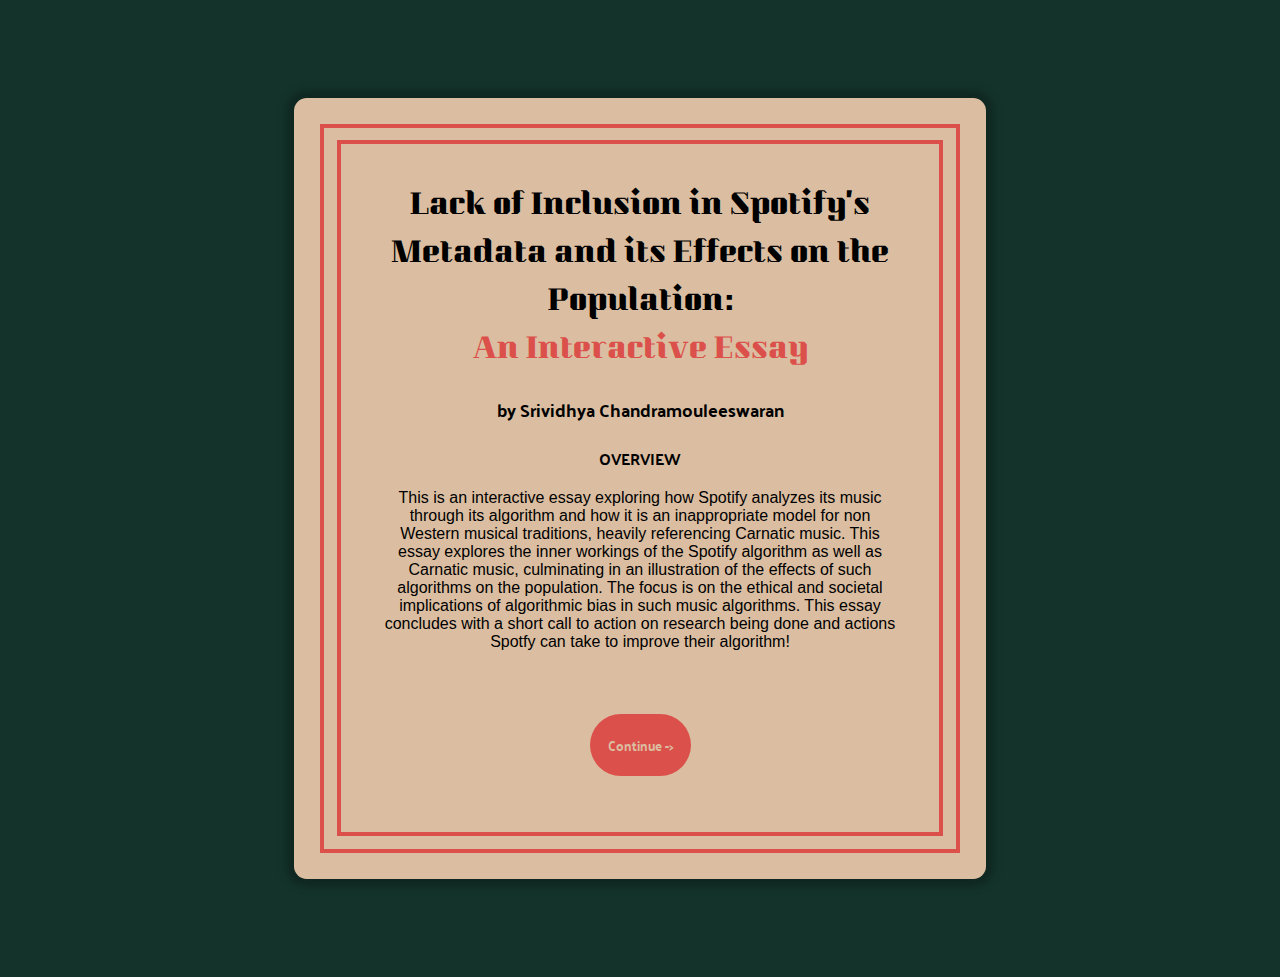
<file: index.html>
<!DOCTYPE html>
<html lang="en">
  <head>
    <meta charset="UTF-8">
    <meta name="viewport" content="width=device-width, initial-scale=1.0">
    <meta http-equiv="X-UA-Compatible" content="ie=edge">
    <title>Lack of Inclusion in Spotify’s Metadata and its Effects on the Population:</title>
    <link rel="stylesheet" href="style.css">
    <link rel="preconnect" href="https://fonts.googleapis.com">
    <link rel="preconnect" href="https://fonts.gstatic.com" crossorigin>
    <link href="https://fonts.googleapis.com/css2?family=Kumar+One&family=Palanquin+Dark:wght@400;500;600;700&display=swap" rel="stylesheet">
  </head>
  <body>
    <div id="cover">
        <div class="sariBorder">
            <div class="sariBorder">
                <div class="coverpg">
                    <header>
                        Lack of Inclusion in Spotify’s Metadata and its Effects on the Population:
                        <br>
                        <span style= "color:#DB504A"> An Interactive Essay </span>
                        
                    </header>
                    <h3 class="palanquin-dark-regular"> by Srividhya Chandramouleeswaran</h3>
                    <content class="palanquin-dark-regular">
                        OVERVIEW
                        <br>
                        <p class="palanquin-regular">
                          This is an interactive essay exploring how Spotify analyzes its music through its algorithm and how it is an inappropriate model for non Western musical traditions,
                        heavily referencing Carnatic music. This essay explores the inner workings of the Spotify algorithm as well as Carnatic music,
                        culminating in an illustration of the effects of such algorithms on the population.
                        The focus is on the ethical and societal implications of algorithmic bias in such music algorithms. 
                        This essay concludes with a short call to action on research being done and actions Spotfy can take to improve their algorithm!
                        </p>
                    </content>
                    <br>
                    <button id="firstpg" class="palanquin-dark-regular" onclick="location.href='bckgrnd.html'">Continue -> </button>
                </div>
            </div>
        </div>
    </div>
    
  </body>
</html>
</file>
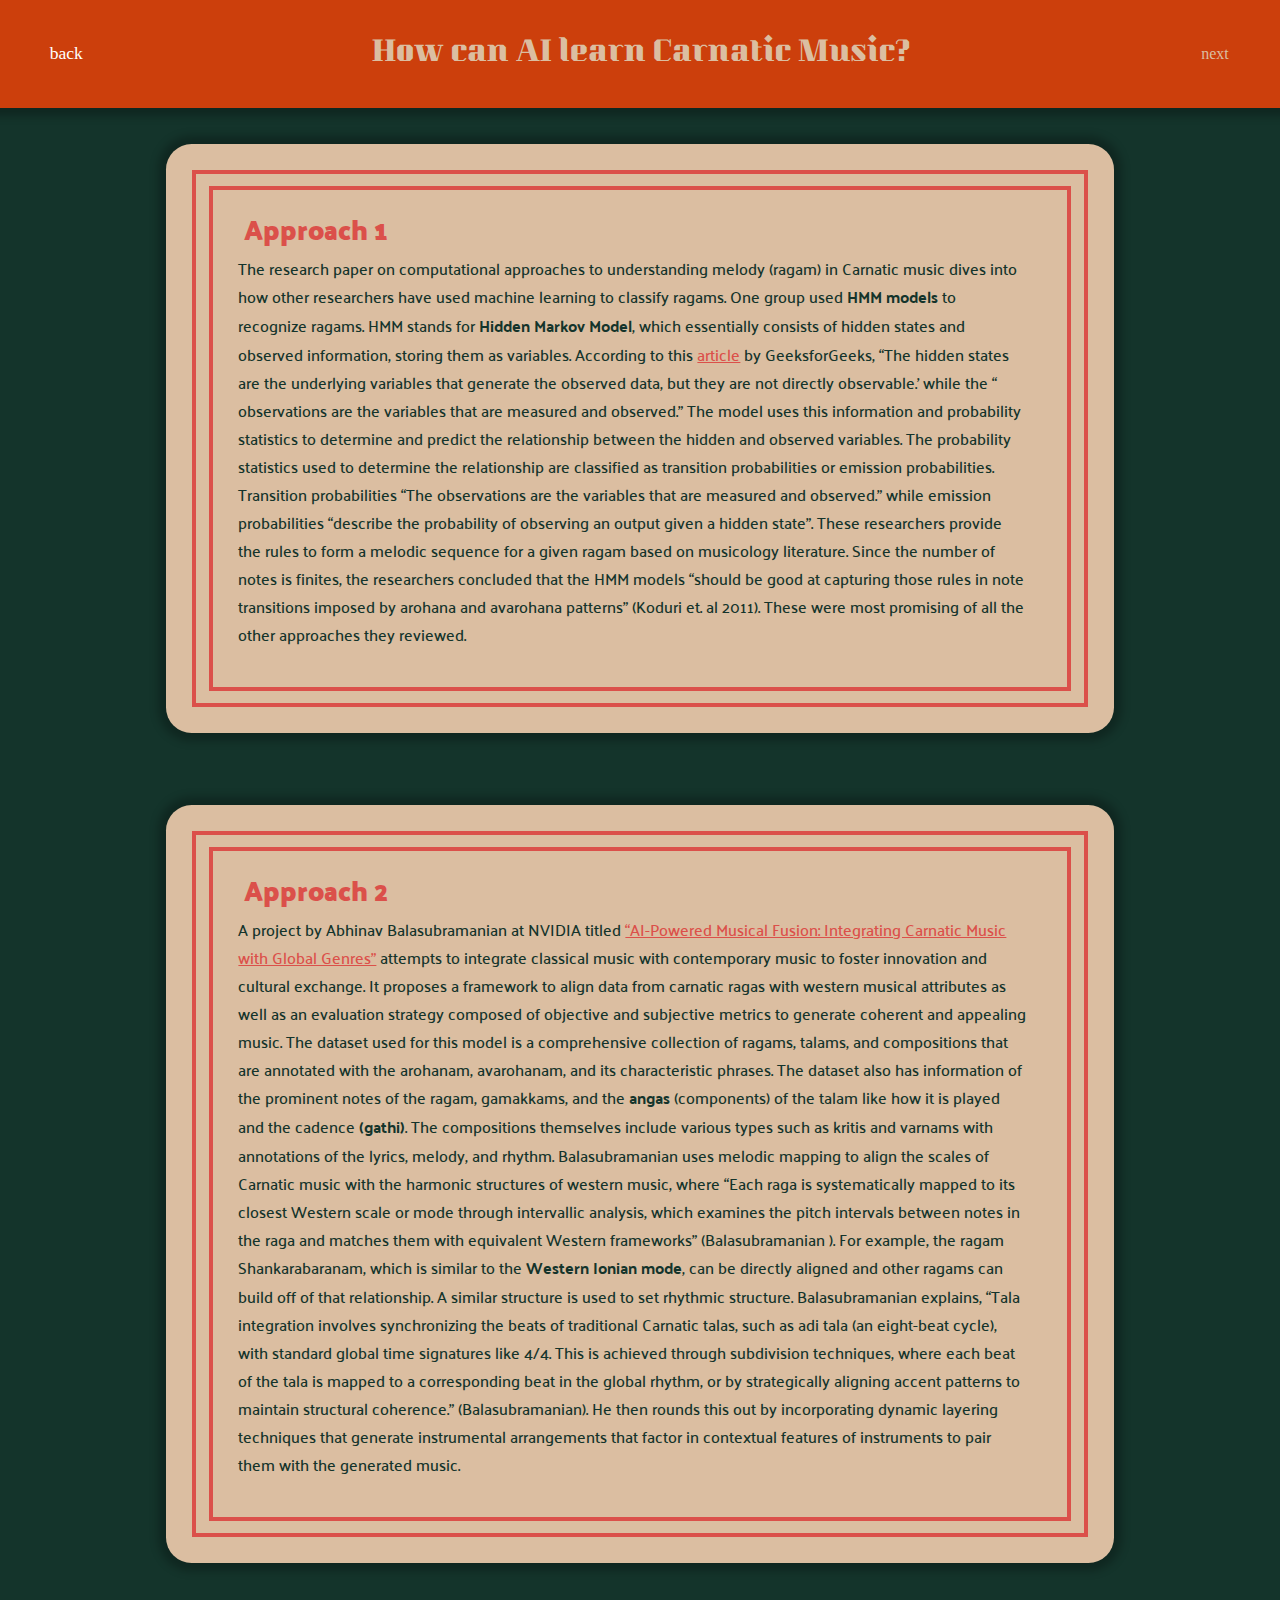
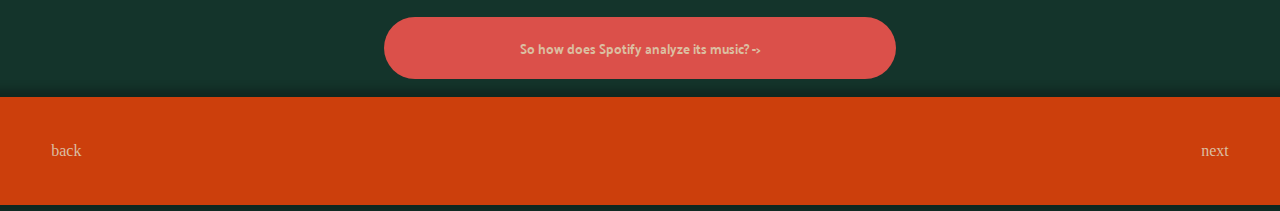
<file: aicarnatic.html>
<!DOCTYPE html>
<html lang="en">
  <head>
    <meta charset="UTF-8">
    <meta name="viewport" content="width=device-width, initial-scale=1.0">
    <meta http-equiv="X-UA-Compatible" content="ie=edge">
    <title>Lack of Inclusion in Spotify’s Metadata and its Effects on the Population:</title>
    <link rel="stylesheet" href="style.css">
    <link rel="stylesheet" href="subpgs.css">
    <link rel="preconnect" href="https://fonts.googleapis.com">
    <link rel="preconnect" href="https://fonts.gstatic.com" crossorigin>
    <link href="https://fonts.googleapis.com/css2?family=Kumar+One&family=Palanquin+Dark:wght@400;500;600;700&family=Palanquin:wght@100;200;300;400;500;600;700&display=swap" rel="stylesheet">
</head>
<body>
    <div class="banner">
        <a href="carnatic.html">
            back
        </a>
        <header>
            How can AI learn Carnatic Music?
        </header>
        <a href="spotifycarnatic.html">
            next
        </a>
    </div>
        <div class="info" style="width: 70%;">
            <div class="sariBorder">
                <div class="sariBorder">
                    <content>
                        <h4 class="palanquin-dark-bold">Approach 1</h4>
                        <p class="palanquin-regular">
                            The research paper on computational approaches to understanding melody (ragam) in Carnatic music dives into how other researchers have used machine learning to classify ragams. 
                            One group used <strong>HMM models</strong> to recognize ragams. 
                            HMM stands for <strong>Hidden Markov Model</strong>, which essentially consists of hidden states and observed information, storing them as variables. 
                            According to this <a href=https://www.geeksforgeeks.org/hidden-markov-model-in-machine-learning>article</a> by GeeksforGeeks, “The hidden states are the underlying variables that generate the observed data, but they are not directly observable.’ while the “ observations are the variables that are measured and observed.” 
                            The model uses this information and probability statistics to determine and predict the relationship between the hidden and observed variables. 
                            The probability statistics used to determine the relationship are classified as transition probabilities or emission probabilities. 
                            Transition probabilities “The observations are the variables that are measured and observed.” while emission probabilities “describe the probability of observing an output given a hidden state”. 
                            These researchers provide the rules to form a melodic sequence for a given ragam based on musicology literature. 
                            Since the number of notes is finites, the researchers concluded that the HMM models “should be good at capturing those rules in note transitions imposed by arohana and avarohana patterns” (Koduri et. al 2011). 
                            These were most promising of all the other approaches they reviewed. 
                        </p>
                    </content>
                </div>
            </div>
        </div>
        <div class="info" style="width: 70%;">
            <div class="sariBorder">
                <div class="sariBorder">
                    <content>
                        <h4 class="palanquin-dark-bold">Approach 2</h4>
                        <p class="palanquin-regular">
                            A project by Abhinav Balasubramanian at NVIDIA titled <a href="https://www.researchgate.net/profile/Abhinav-Balasubramanian-2/publication/388841572_AI-Powered_Musical_Fusion_Integrating_Carnatic_Music_with_Global_Genres/links/67a99fcd4c479b26c9dba3a3/AI-Powered-Musical-Fusion-Integrating-Carnatic-Music-with-Global-Genres.pdf">“AI-Powered Musical Fusion: Integrating Carnatic Music with Global Genres”</a>  attempts to integrate classical music with contemporary music to foster innovation and cultural exchange. 
                            It proposes a framework to align data from carnatic ragas with western musical attributes as well as an evaluation strategy composed of objective and subjective metrics to generate coherent and appealing music. 
                            The dataset used for this model is a comprehensive collection of ragams, talams, and compositions that are annotated with the arohanam, avarohanam, and its characteristic phrases. 
                            The dataset also has information of the prominent notes of the ragam, gamakkams, and the <strong>angas</strong> (components) of the talam like how it is played and the cadence <strong>(gathi)</strong>. 
                            The compositions themselves include various types such as kritis and varnams with annotations of the lyrics, melody, and rhythm. 
                            Balasubramanian uses melodic mapping to align the scales of Carnatic music with the harmonic structures of western music, where “Each raga is systematically mapped to its closest Western scale or mode through intervallic analysis, which examines the pitch intervals between notes in the raga and matches them with equivalent Western frameworks” (Balasubramanian ). 
                            For example, the ragam Shankarabaranam, which is similar to the <strong>Western Ionian mode</strong>, can be directly aligned and other ragams can build off of that relationship. 
                            A similar structure is used to set rhythmic structure. Balasubramanian explains, “Tala integration involves synchronizing the beats of traditional Carnatic talas, such as adi tala (an eight-beat cycle), with standard global time signatures like 4/4. 
                            This is achieved through subdivision techniques, where each beat of the tala is mapped to a corresponding beat in the global rhythm, or by strategically aligning accent patterns to maintain structural coherence.” (Balasubramanian). 
                            He then rounds this out by incorporating dynamic layering techniques that generate instrumental arrangements that factor in contextual features of instruments to pair them with the generated music. 
                        </p>
                    </content>
                </div>
            </div>
        </div>
        <button id="firstpg" class="palanquin-dark-regular" onclick="location.href='spotifycarnatic.html'"> So how does Spotify analyze its music? -> </button>
    </main>
    <div class="banner"> 
        <footer>
            <a href="carnatic.html">
                back
            </a>
            <a href="spotifycarnatic.html" >
                next
            </a>
        </footer>
    </div>
</body>
    </html>
</file>
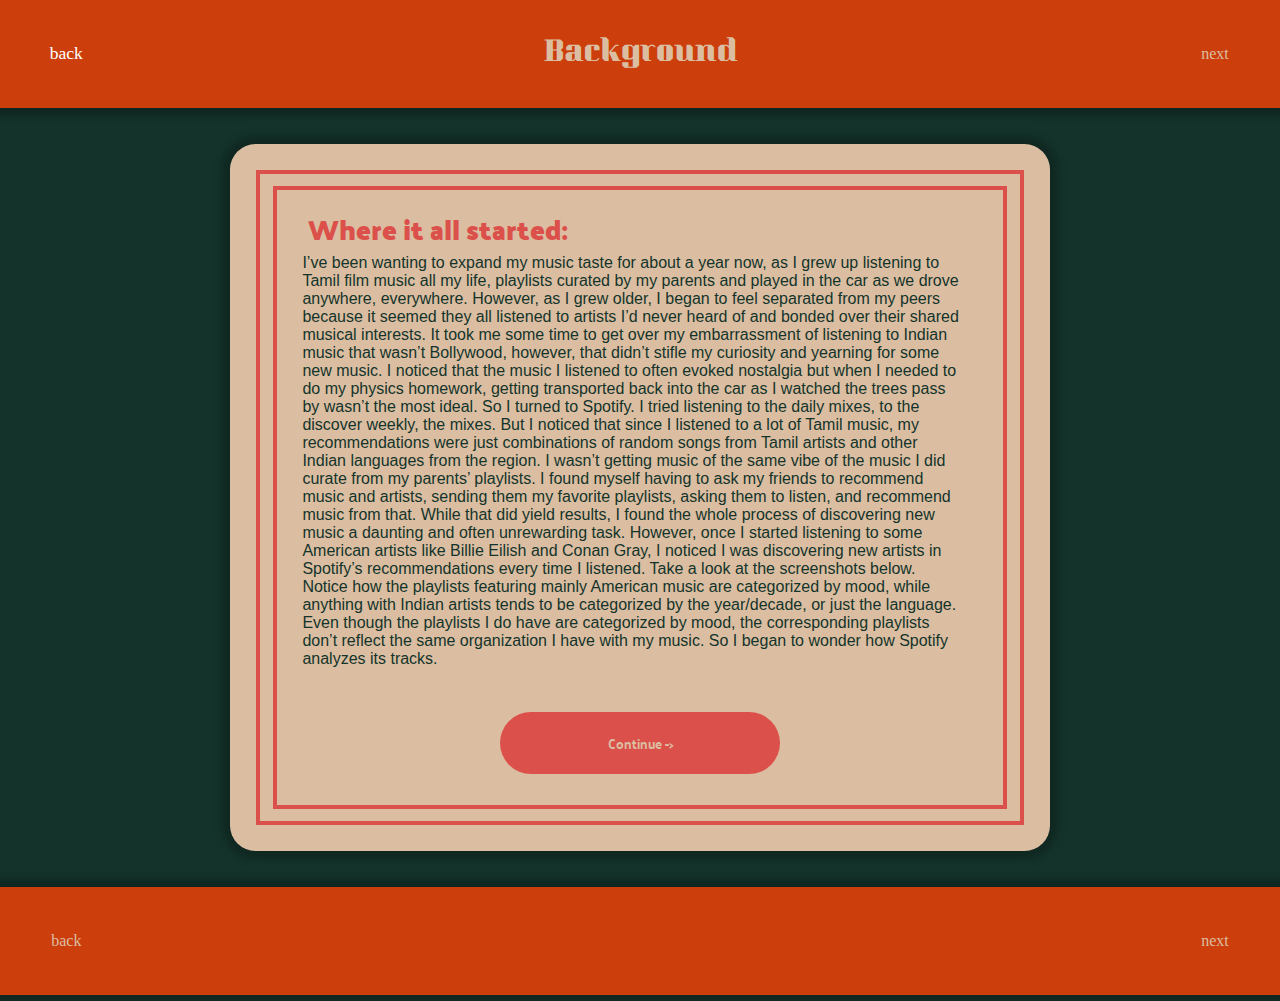
<file: bckgrnd.html>
<!DOCTYPE html>
<html lang="en">
  <head>
    <meta charset="UTF-8">
    <meta name="viewport" content="width=device-width, initial-scale=1.0">
    <meta http-equiv="X-UA-Compatible" content="ie=edge">
    <title>Lack of Inclusion in Spotify’s Metadata and its Effects on the Population:</title>
    <link rel="stylesheet" href="style.css">
    <link rel="stylesheet" href="subpgs.css">
    <link rel="preconnect" href="https://fonts.googleapis.com">
    <link rel="preconnect" href="https://fonts.gstatic.com" crossorigin>
    <link href="https://fonts.googleapis.com/css2?family=Kumar+One&family=Palanquin+Dark:wght@400;500;600;700&display=swap" rel="stylesheet">
  </head>
  <body>
    <div class="banner">
        <a href="index.html">
            back
        </a>
        <header>
        Background
        </header>
        <a href="musicAlgorithms.html">
            next
        </a>
    </div>
    
    <main>
        <div class="info">
            <div class="sariBorder">
                <div class="sariBorder">
                    <content>
                        <h4 class="palanquin-dark-bold">Where it all started:</h4>
                        <p class="palanquin-regular">I’ve been wanting to expand my music taste for about a year now, as I grew up listening to Tamil film music all my life, playlists curated by my parents and played in the car as we drove anywhere, everywhere. 
                            However, as I grew older, I began to feel separated from my peers because it seemed they all listened to artists I’d never heard of and bonded over their shared musical interests. 
                            It took me some time to get over my embarrassment of listening to Indian music that wasn’t Bollywood, however, that didn’t stifle my curiosity and yearning for some new music. 
                            I noticed that the music I listened to often evoked nostalgia but when I needed to do my physics homework, getting transported back into the car as I watched the trees pass by wasn’t the most ideal. 
                            So I turned to Spotify. 
                            I tried listening to the daily mixes, to the discover weekly, the mixes. 
                            But I noticed that since I listened to a lot of Tamil music, my recommendations were just combinations of random songs from Tamil artists and other Indian languages from the region. 
                            I wasn’t getting music of the same vibe of the music I did curate from my parents’ playlists. I found myself having to ask my friends to recommend music and artists, sending them my favorite playlists, asking them to listen, and recommend music from that. 
                            While that did yield results, I found the whole process of discovering new music a daunting and often unrewarding task. However, once I started listening to some American artists like Billie Eilish and Conan Gray, I noticed I was discovering new artists in Spotify’s recommendations every time I listened. 
                            Take a look at the screenshots below. Notice how the playlists featuring mainly American music are categorized by mood, while anything with Indian artists tends to be categorized by the year/decade, or just the language. Even though the playlists I do have are categorized by mood, the corresponding playlists don’t reflect the same organization I have with my music.  
                            So I began to wonder how Spotify analyzes its tracks.
                        </p>
                    </content>
                    <button id="firstpg" class="palanquin-dark-regular" onclick="location.href='musicAlgorithms.html'">Continue -> </button>
                </div>
            </div>

        </div>
    </main>
    <div class="banner"> 
        <footer>
            <a href="index.html">
                back
            </a>
            <a href="musicAlgorithms.html" >
                next
            </a>
        </footer>
    </div>
   
  </body>
</html>
</file>
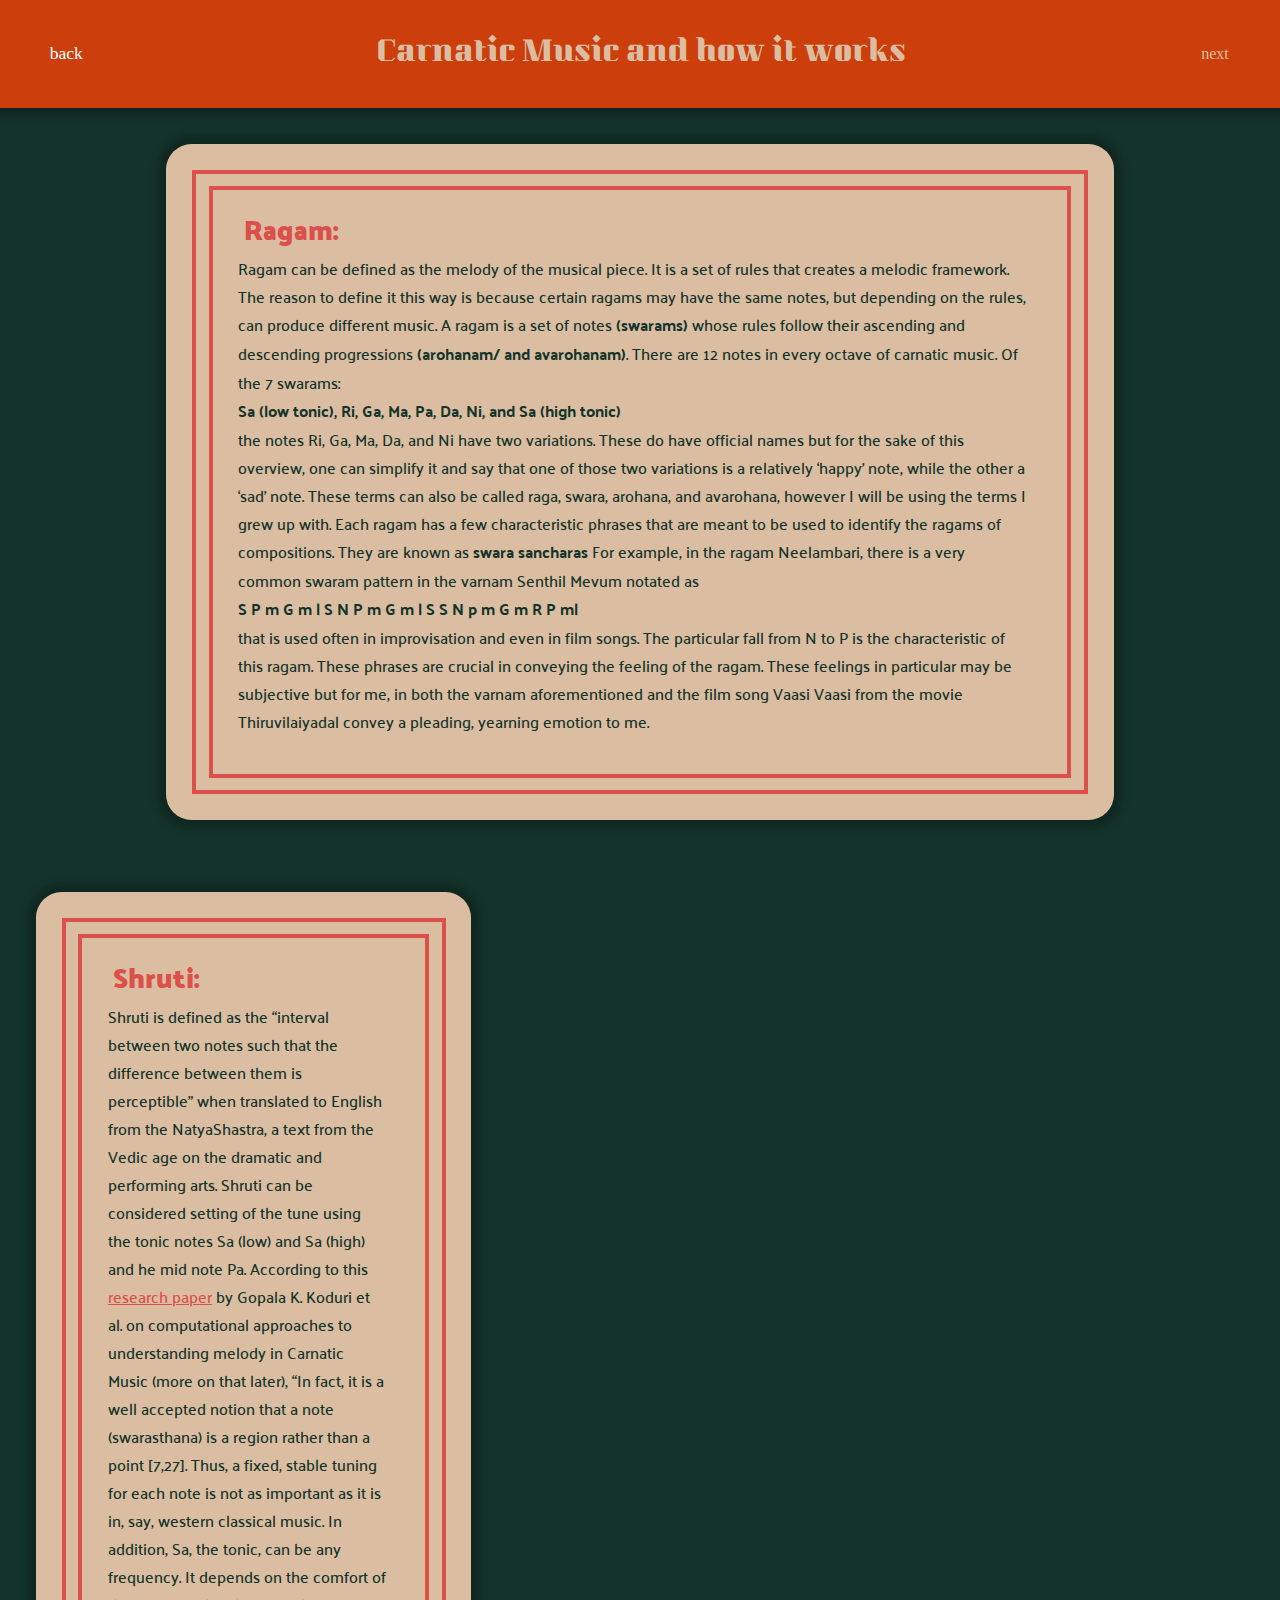
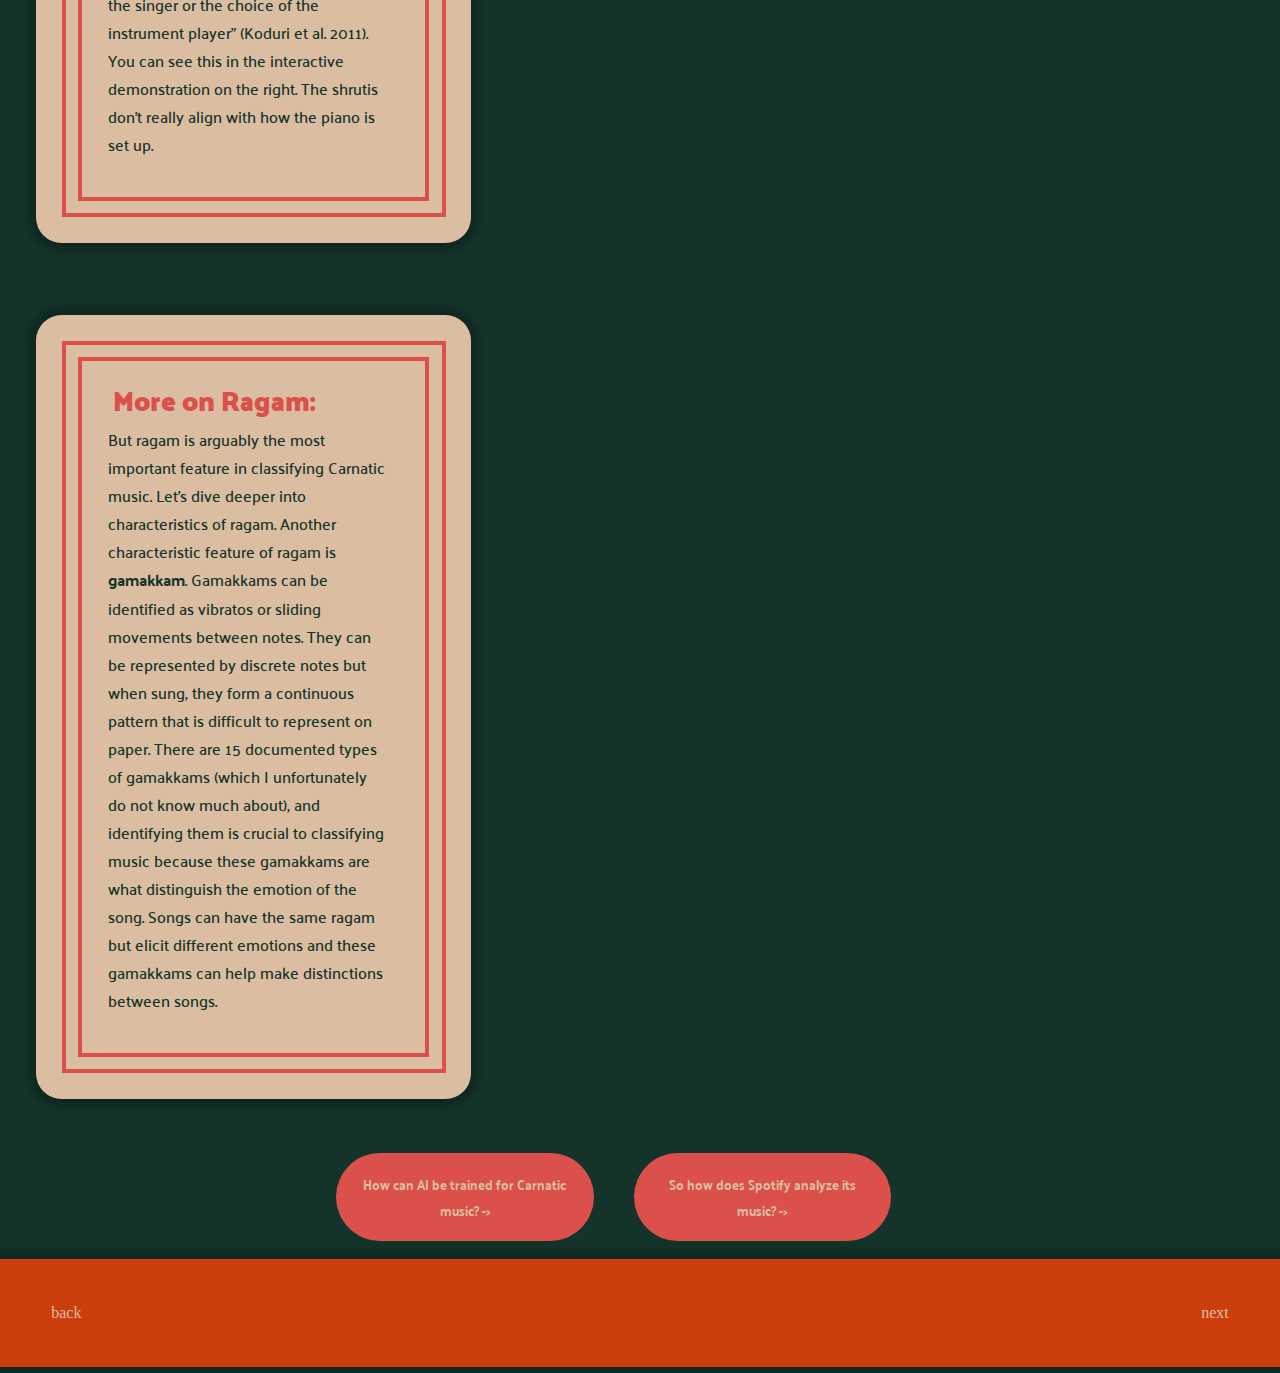
<file: carnatic.html>
<!DOCTYPE html>
<html lang="en">
  <head>
    <meta charset="UTF-8">
    <meta name="viewport" content="width=device-width, initial-scale=1.0">
    <meta http-equiv="X-UA-Compatible" content="ie=edge">
    <title>Lack of Inclusion in Spotify’s Metadata and its Effects on the Population:</title>
    <link rel="stylesheet" href="style.css">
    <link rel="stylesheet" href="subpgs.css">
    <link rel="preconnect" href="https://fonts.googleapis.com">
    <link rel="preconnect" href="https://fonts.gstatic.com" crossorigin>
    <link href="https://fonts.googleapis.com/css2?family=Kumar+One&family=Palanquin+Dark:wght@400;500;600;700&family=Palanquin:wght@100;200;300;400;500;600;700&display=swap" rel="stylesheet">
    </head>
    <body>
        <div class="banner">
            <a href="musicAlgorithms.html">
            back
         </a>
         <header>
         Carnatic Music and how it works
         </header>
         <a href="aicarnatic.html">
             next
         </a>
        </div>
        <div id="carnatic1">
            <div class="info" style="width: 70%;">
                <div class="sariBorder">
                    <div class="sariBorder">
                        <content>
                            <h4 class="palanquin-dark-bold">Ragam:</h4>
                            <p class="palanquin-regular">
                                Ragam can be defined as the melody of the musical piece. 
                                It is a set of rules that creates a melodic framework. 
                                The reason to define it this way is because certain ragams may have the same notes, but depending on the rules, can produce different music.
                                A ragam is a set of notes <strong>(swarams)</strong> whose rules follow their ascending and descending progressions <strong>(arohanam/ and avarohanam)</strong>. 
                                There are 12 notes in every octave of carnatic music. 
                                Of the 7 swarams: 
                                <br>
                                <strong>Sa (low tonic), Ri, Ga, Ma, Pa, Da, Ni, and Sa (high tonic)</strong>  
                                <br>
                                the notes Ri, Ga, Ma, Da, and Ni have two variations. 
                                These do have official names but for the sake of this overview, one can simplify it and say that one of those two variations is a relatively ‘happy’ note, while the other a ‘sad’ note. 
                                These terms can also be called raga, swara, arohana, and avarohana, however I will be using the terms I grew up with. 
                                Each ragam has a few characteristic phrases that are meant to be used to identify the ragams of compositions.
                                They are known as <strong>swara sancharas</strong>
                                For example, in the ragam Neelambari, there is a very common swaram pattern in the varnam Senthil Mevum notated as 
                                <br>
                                <strong>S P m G m | S N P m G m | S S N p m G m R P m|</strong>
                                <br>
                                 that is used often in improvisation and even in film songs. 
                                The particular fall from N to P is the characteristic of this ragam. 
                                These phrases are crucial in conveying the feeling of the ragam. 
                                These feelings in particular may be subjective but for me, in both the varnam aforementioned and the film song Vaasi Vaasi from the movie Thiruvilaiyadal convey a pleading, yearning emotion to me.
                            </p>
                        </content>
                    </div>
                </div>
            </div>
        </div>
        <div id="carnatic2">
            <div class="info" style="width: 30%;">
                <div class="sariBorder">
                    <div class="sariBorder">
                        <content>
                            <h4 class="palanquin-dark-bold">Shruti:</h4>
                            <p class="palanquin-regular">
                                Shruti is defined as the “interval between two notes such that the difference between them is perceptible” when translated to English from the NatyaShastra, a text from the Vedic age on the dramatic and performing arts. 
                                Shruti can be considered setting of the tune using the tonic notes Sa (low) and Sa (high) and he mid note Pa. 
                                According to this <a href= "">research paper</a> by Gopala K. Koduri et al. on computational approaches to understanding melody in Carnatic Music (more on that later), 
                                “In fact, it is a well accepted notion that a note (swarasthana) is a region rather than a point [7,27]. 
                                Thus, a fixed, stable tuning for each note is not as important as it is in, say, western classical music. 
                                In addition, Sa, the tonic, can be any frequency.
                                It depends on the comfort of the singer or the choice of the instrument player” (Koduri et al. 2011). 
                                You can see this in the interactive demonstration on the right. 
                                The shrutis don’t really align with how the piano is set up.
                            </p>
                        </content>
                    </div>
                </div>
            </div>
        </div>
        <div id="carnatic2">
            <div class="info" style="width: 30%;">
                <div class="sariBorder">
                    <div class="sariBorder">
                        <content>
                            <h4 class="palanquin-dark-bold">More on Ragam:</h4>
                            <p class="palanquin-regular">
                                But ragam is arguably the most important feature in classifying Carnatic music. 
                                Let’s dive deeper into characteristics of ragam. 
                                Another characteristic feature of ragam is <strong>gamakkam</strong>. 
                                Gamakkams can be identified as vibratos or sliding movements between notes. 
                                They can be represented by discrete notes but when sung, they form a continuous pattern that is difficult to represent on paper. 
                                There are 15 documented types of gamakkams (which I unfortunately do not know much about), and identifying them is crucial to classifying music because these gamakkams are what distinguish the emotion of the song. 
                                Songs can have the same ragam but elicit different emotions and these gamakkams can help make distinctions between songs.
                            </p>
                        </content>
                    </div>
                </div>
            </div>
        </div>
        <div>
            <button class="palanquin-dark-regular" onclick="location.href='aicarnatic.html'">How can AI be trained for Carnatic music? -> </button>
            <button class="palanquin-dark-regular" onclick="location.href='spotifycarnatic.html'">So how does Spotify analyze its music? -> </button>
        </div>
        <div class="banner"> 
            <footer>
                <a href="musicAlgorithms.html">
                    back
                </a>
                <a href="aicarnatic.html" >
                    next
                </a>
            </footer>
        </div>
        <script src="ragams.js"></script>
    </body>
</html>
</file>
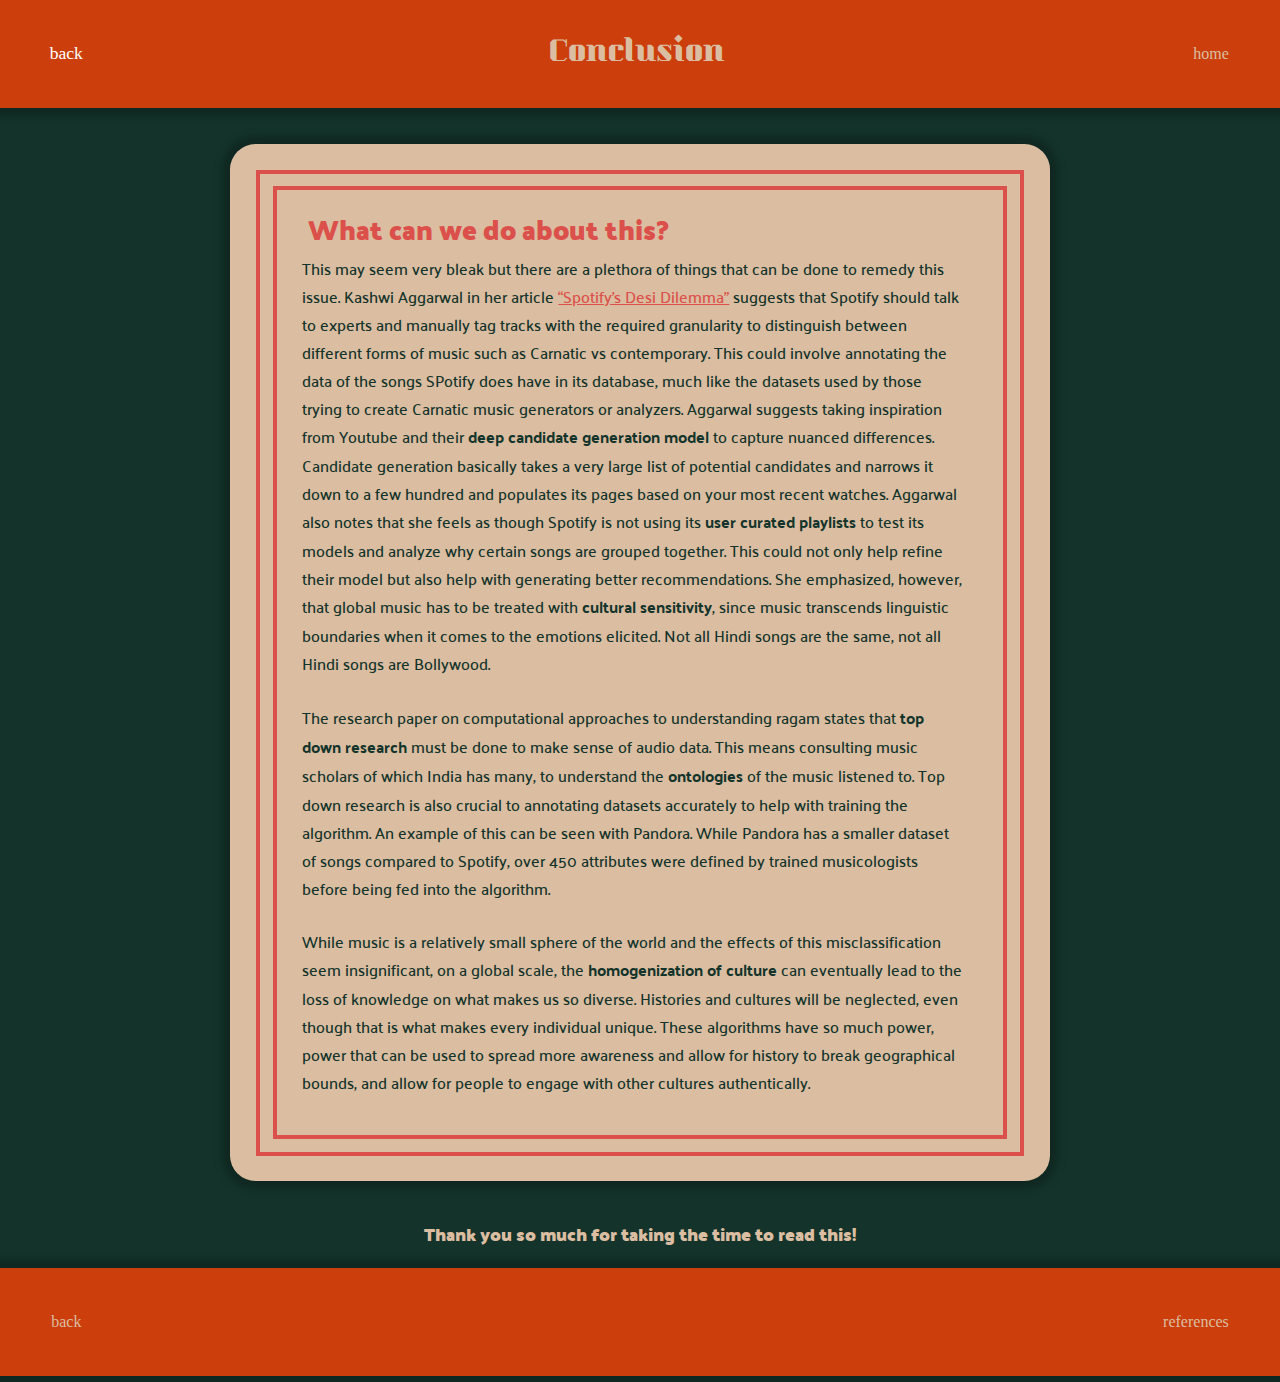
<file: conclusion.html>
<!DOCTYPE html>
<html lang="en">
  <head>
    <meta charset="UTF-8">
    <meta name="viewport" content="width=device-width, initial-scale=1.0">
    <meta http-equiv="X-UA-Compatible" content="ie=edge">
    <title>Lack of Inclusion in Spotify’s Metadata and its Effects on the Population:</title>
    <link rel="stylesheet" href="style.css">
    <link rel="stylesheet" href="subpgs.css">
    <link rel="preconnect" href="https://fonts.googleapis.com">
    <link rel="preconnect" href="https://fonts.gstatic.com" crossorigin>
    <link href="https://fonts.googleapis.com/css2?family=Kumar+One&family=Palanquin+Dark:wght@400;500;600;700&family=Palanquin:wght@100;200;300;400;500;600;700&display=swap" rel="stylesheet">
    </head>
    <body>
        <div class="banner">
            <a href="effects.html">
            back
         </a>
         <header>
         Conclusion
         </header>
         <a href="index.html">
             home
         </a>
        </div>
        <div class="info">
            <div class="sariBorder">
                <div class="sariBorder">
                    <content>
                        <h4 class="palanquin-dark-bold">What can we do about this?</h4>
                        <p class="palanquin-regular">
                            This may seem very bleak but there are a plethora of things that can be done to remedy this issue. 
                            Kashwi Aggarwal in her article <a href="https://medium.com/design-bootcamp/spotifys-desi-dilemma-why-is-spotify-s-fastest-growing-market-stuck-in-a-bollywood-loop-230f20f5de4a">“Spotify’s Desi Dilemma”</a> suggests that Spotify should talk to experts and manually tag tracks with the required granularity to distinguish between different forms of music such as Carnatic vs contemporary. 
                            This could involve annotating the data of the songs SPotify does have in its database, much like the datasets used by those trying to create Carnatic music generators or analyzers. 
                            Aggarwal suggests taking inspiration from Youtube and their <strong>deep candidate generation model</strong> to capture nuanced differences. 
                            Candidate generation basically takes a very large list of potential candidates and narrows it down to a few hundred and populates its pages based on your most recent watches. 
                            Aggarwal also notes that she feels as though Spotify is not using its <strong>user curated playlists</strong> to test its models and analyze why certain songs are grouped together. 
                            This could not only help refine their model but also help with generating better recommendations. 
                            She emphasized, however, that global music has to be treated with <strong>cultural sensitivity</strong>, since music transcends linguistic boundaries when it comes to the emotions elicited. 
                            Not all Hindi songs are the same, not all Hindi songs are Bollywood.

                        </p>
                        <p class="palanquin-regular">
                            The research paper on computational approaches to understanding ragam states that <strong>top down research</strong> must be done to make sense of audio data. 
                            This means consulting music scholars of which India has many, to understand the <strong>ontologies</strong> of the music listened to. 
                            Top down research is also crucial to annotating datasets accurately to help with training the algorithm. 
                            An example of this can be seen with Pandora. 
                            While Pandora has a smaller dataset of songs compared to Spotify, over 450 attributes were defined by trained musicologists before being fed into the algorithm.
                        </p>
                        <p class="palanquin-regular">
                            While music is a relatively small sphere of the world and the effects of this misclassification seem insignificant, on a global scale, the <strong>homogenization of culture</strong> can eventually lead to the loss of knowledge on what makes us so diverse. 
                            Histories and cultures will be neglected, even though that is what makes every individual unique. 
                            These algorithms have so much power, power that can be used to spread more awareness and allow for history to break geographical bounds, and allow for people to engage with other cultures authentically. 
                        </p>
                    </content>
                </div>
            </div>
        </div>
        <h3 class="palanquin-dark-bold" style="color:#DBBEA1;">
            Thank you so much for taking the time to read this!
        </h3>
        <br>
        <div class="banner"> 
            <footer>
                <a href="effects.html">
                    back
                </a>
                <a href="worksCited.html">
                    references
                </a>
            </footer>
        </div>
    </body>
</html>
</file>
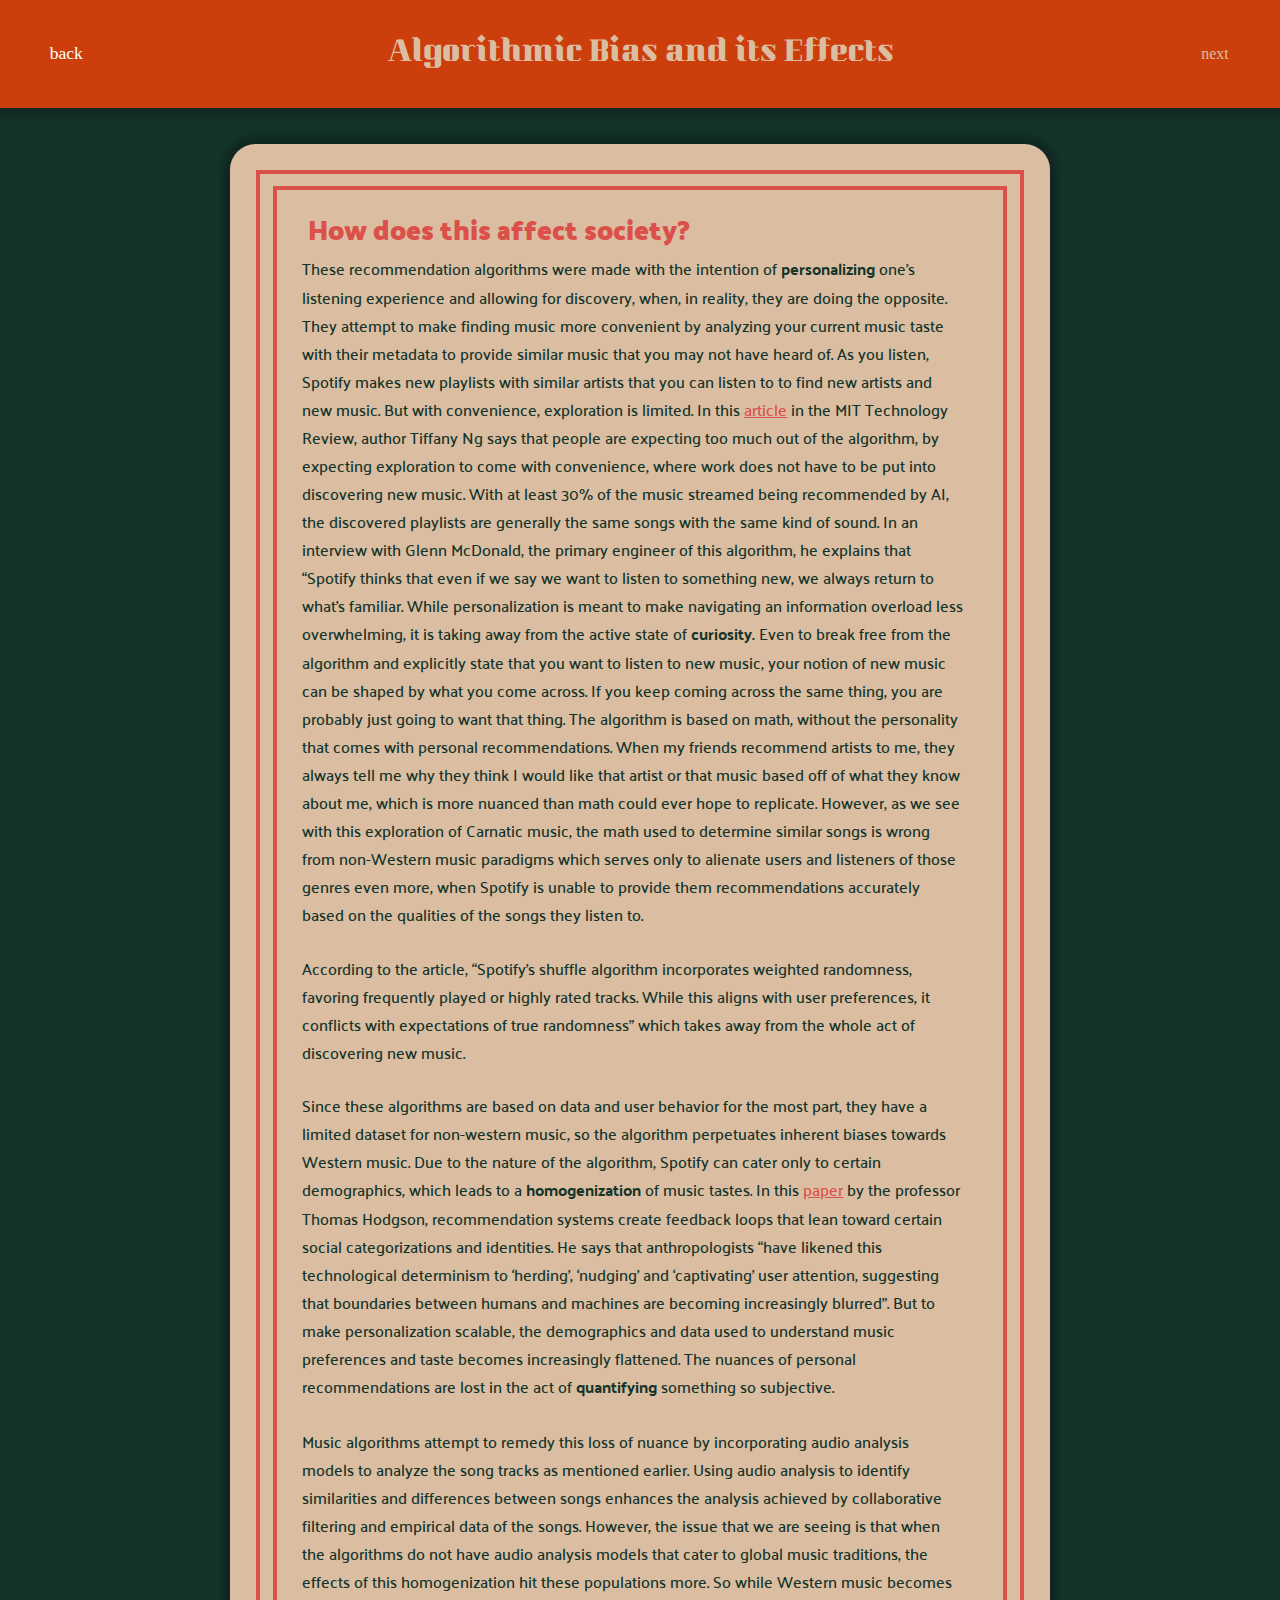
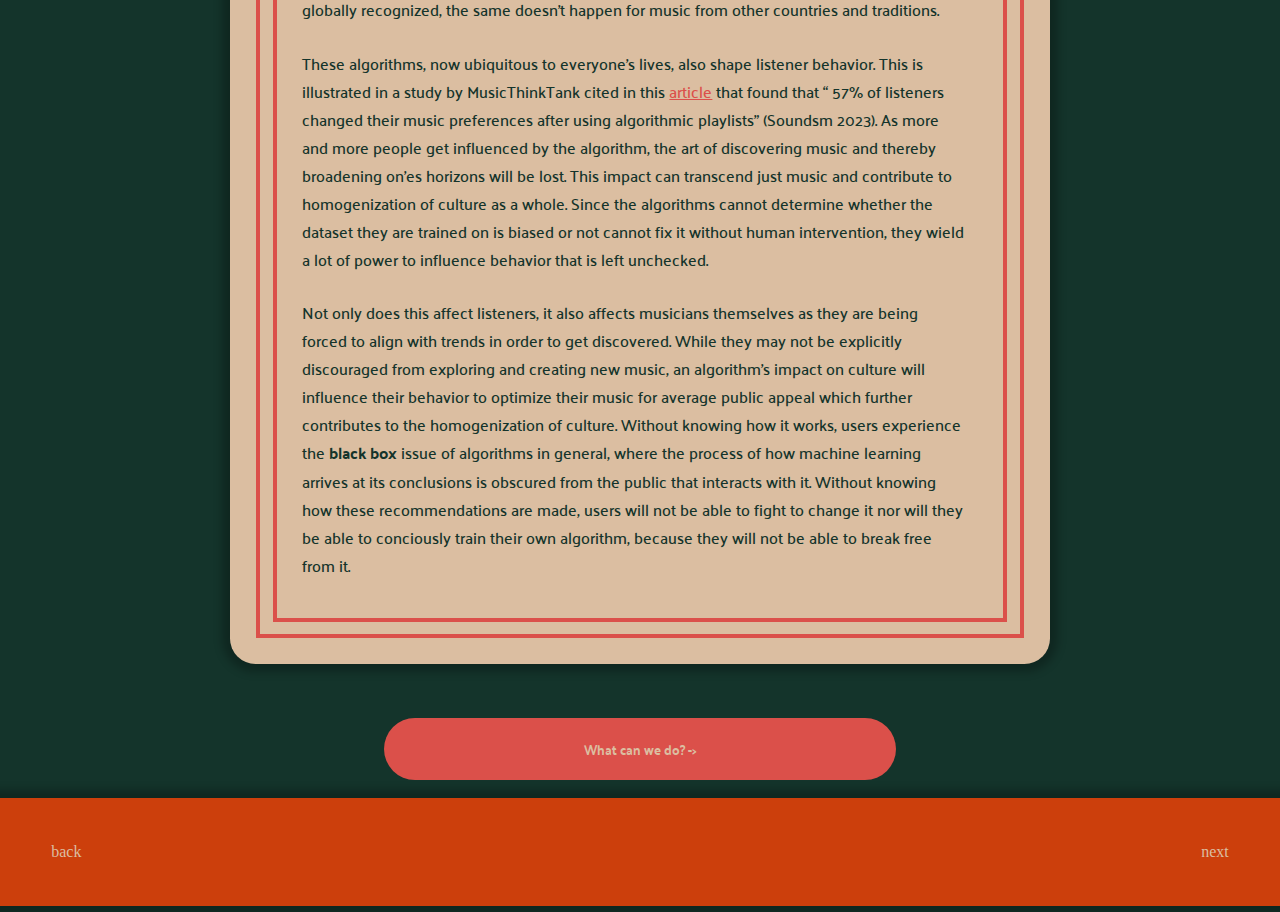
<file: effects.html>
<!DOCTYPE html>
<html lang="en">
  <head>
    <meta charset="UTF-8">
    <meta name="viewport" content="width=device-width, initial-scale=1.0">
    <meta http-equiv="X-UA-Compatible" content="ie=edge">
    <title>Lack of Inclusion in Spotify’s Metadata and its Effects on the Population:</title>
    <link rel="stylesheet" href="style.css">
    <link rel="stylesheet" href="subpgs.css">
    <link rel="preconnect" href="https://fonts.googleapis.com">
    <link rel="preconnect" href="https://fonts.gstatic.com" crossorigin>
    <link href="https://fonts.googleapis.com/css2?family=Kumar+One&family=Palanquin+Dark:wght@400;500;600;700&family=Palanquin:wght@100;200;300;400;500;600;700&display=swap" rel="stylesheet">
    </head>
    <body>
        <div class="banner">
            <a href="whyMatters.html">
            back
         </a>
         <header>
         Algorithmic Bias and its Effects
         </header>
         <a href="conclusion.html">
             next
         </a>
        </div>
        <div class="info">
            <div class="sariBorder">
                <div class="sariBorder">
                    <content>
                        <h4 class="palanquin-dark-bold">How does this affect society?</h4>
                        <p class="palanquin-regular">
                            These recommendation algorithms were made with the intention of <strong>personalizing</strong> one's listening experience and allowing for discovery, when, in reality, they are doing the opposite. 
                            They attempt to make finding music more convenient by analyzing your current music taste with their metadata to provide similar music that you may not have heard of. 
                            As you listen, Spotify makes new playlists with similar artists that you can listen to to find new artists and new music. 
                            But with convenience, exploration is limited. 
                            In this <a href="https://www.technologyreview.com/2024/08/16/1096276/spotify-algorithms-music-discovery-ux/" target="_blank">article</a>  in the MIT Technology Review, author Tiffany Ng says that people are expecting too much out of the algorithm, by expecting exploration to come with convenience, where work does not have to be put into discovering new music. 
                            With at least 30% of the music streamed being recommended by AI, the discovered playlists are generally the same songs with the same kind of sound. 
                            In an interview with Glenn McDonald, the primary engineer of this algorithm, he explains that “Spotify thinks that even if we say we want to listen to something new, we always return to what’s familiar. 
                            While personalization is meant to make navigating an information overload less overwhelming, it is taking away from the active state of <strong>curiosity.</strong> 
                            Even to break free from the algorithm and explicitly state that you want to listen to new music, your notion of new music can be shaped by what you come across. 
                            If you keep coming across the same thing, you are probably just going to want that thing. 
                            The algorithm is based on math, without the personality that comes with personal recommendations. 
                            When my friends recommend artists to me, they always tell me why they think I would like that artist or that music based off of what they know about me, which is more nuanced than math could ever hope to replicate. 
                            However, as we see with this exploration of Carnatic music, the math used to determine similar songs is wrong from non-Western music paradigms which serves only to alienate users and listeners of those genres even more, when Spotify is unable to provide them recommendations accurately based on the qualities of the songs they listen to. 

                        </p>
                        <p class="palanquin-regular">
                            According to the article, “Spotify's shuffle algorithm incorporates weighted randomness, favoring frequently played or highly rated tracks. While this aligns with user preferences, it conflicts with expectations of true randomness” which takes away from the whole act of discovering new music. 
                        </p>
                        <p class="palanquin-regular">
                            Since these algorithms are based on data and user behavior for the most part, they have a limited dataset for non-western music, so the algorithm perpetuates inherent biases towards Western music.  
                            Due to the nature of the algorithm, Spotify can cater only to certain demographics, which leads to a <strong>homogenization</strong>  of music tastes. 
                            In this <a href=" https://www.cambridge.org/core/journals/popular-music/article/spotify-and-the-democratisation-of-music/3C232D4AA12F522BF297EB1CCA0C7E02" target="_blank">paper</a>  by the professor Thomas Hodgson, recommendation systems create feedback loops that lean toward certain social categorizations and identities. 
                            He says that anthropologists “have likened this technological determinism to ‘herding’, ‘nudging’ and ‘captivating’ user attention, suggesting that boundaries between humans and machines are becoming increasingly blurred”. 
                            But to make personalization scalable, the demographics and data used to understand music preferences and taste becomes increasingly flattened. 
                            The nuances of personal recommendations are lost in the act of <strong>quantifying</strong> something so subjective.
                        </p>
                        <p class="palanquin-regular">
                            Music algorithms attempt to remedy this loss of nuance by incorporating audio analysis models to analyze the song tracks as mentioned earlier. 
                            Using audio analysis to identify similarities and differences between songs enhances the analysis achieved by collaborative filtering and empirical data of the songs. 
                            However, the issue that we are seeing is that when the algorithms do not have audio analysis models that cater to global music traditions, the effects of this homogenization hit these populations more. 
                            So while Western music becomes globally recognized, the same doesn’t happen for music from other countries and traditions.
                        </p>
                        <p class="palanquin-regular">
                            These algorithms, now ubiquitous to everyone's lives, also shape listener behavior. 
                            This is illustrated in a study by MusicThinkTank cited in this <a href=https://soundsm.com/the-impact-of-music-streaming-algorithms-on-listener>article</a> that found that “ 57% of listeners changed their music preferences after using algorithmic playlists” (Soundsm 2023). 
                            As more and more people get influenced by the algorithm, the art of discovering music and thereby broadening on’es horizons will be lost. 
                            This impact can transcend just music and contribute to homogenization of culture as a whole. 
                            Since the algorithms cannot determine whether the dataset they are trained on is biased or not cannot fix it without human intervention, they wield a lot of power to influence behavior that is left unchecked. 
                        </p>
                        <p class="palanquin-regular">
                            Not only does this affect listeners, it also affects musicians themselves as they are being forced to align with trends in order to get discovered. 
                            While they may not be explicitly discouraged from exploring and creating new music, an algorithm's impact on culture will influence their behavior to optimize their music for average public appeal which further contributes to the homogenization of culture. 
                            Without knowing how it works, users experience the <strong>black box</strong> issue of algorithms in general, where the process of how machine learning arrives at its conclusions is obscured from the public that interacts with it. 
                            Without knowing how these recommendations are made, users will not be able to fight to change it nor will they be able to conciously train their own algorithm, because they will not be able to break free from it.

                        </p>
                    </content>
                    
                </div>
                
            </div>
        </div>
        <button class="palanquin-dark-regular" onclick="location.href='conclusion.html'" target="_blank"> What can we do? -> </button>
        <div class="banner"> 
            <footer>
                <a href="whyMatters.html">
                    back
                </a>
                <a href="conclusion.html" >
                    next
                </a>
            </footer>
        </div>
    </body>
</html>
</file>
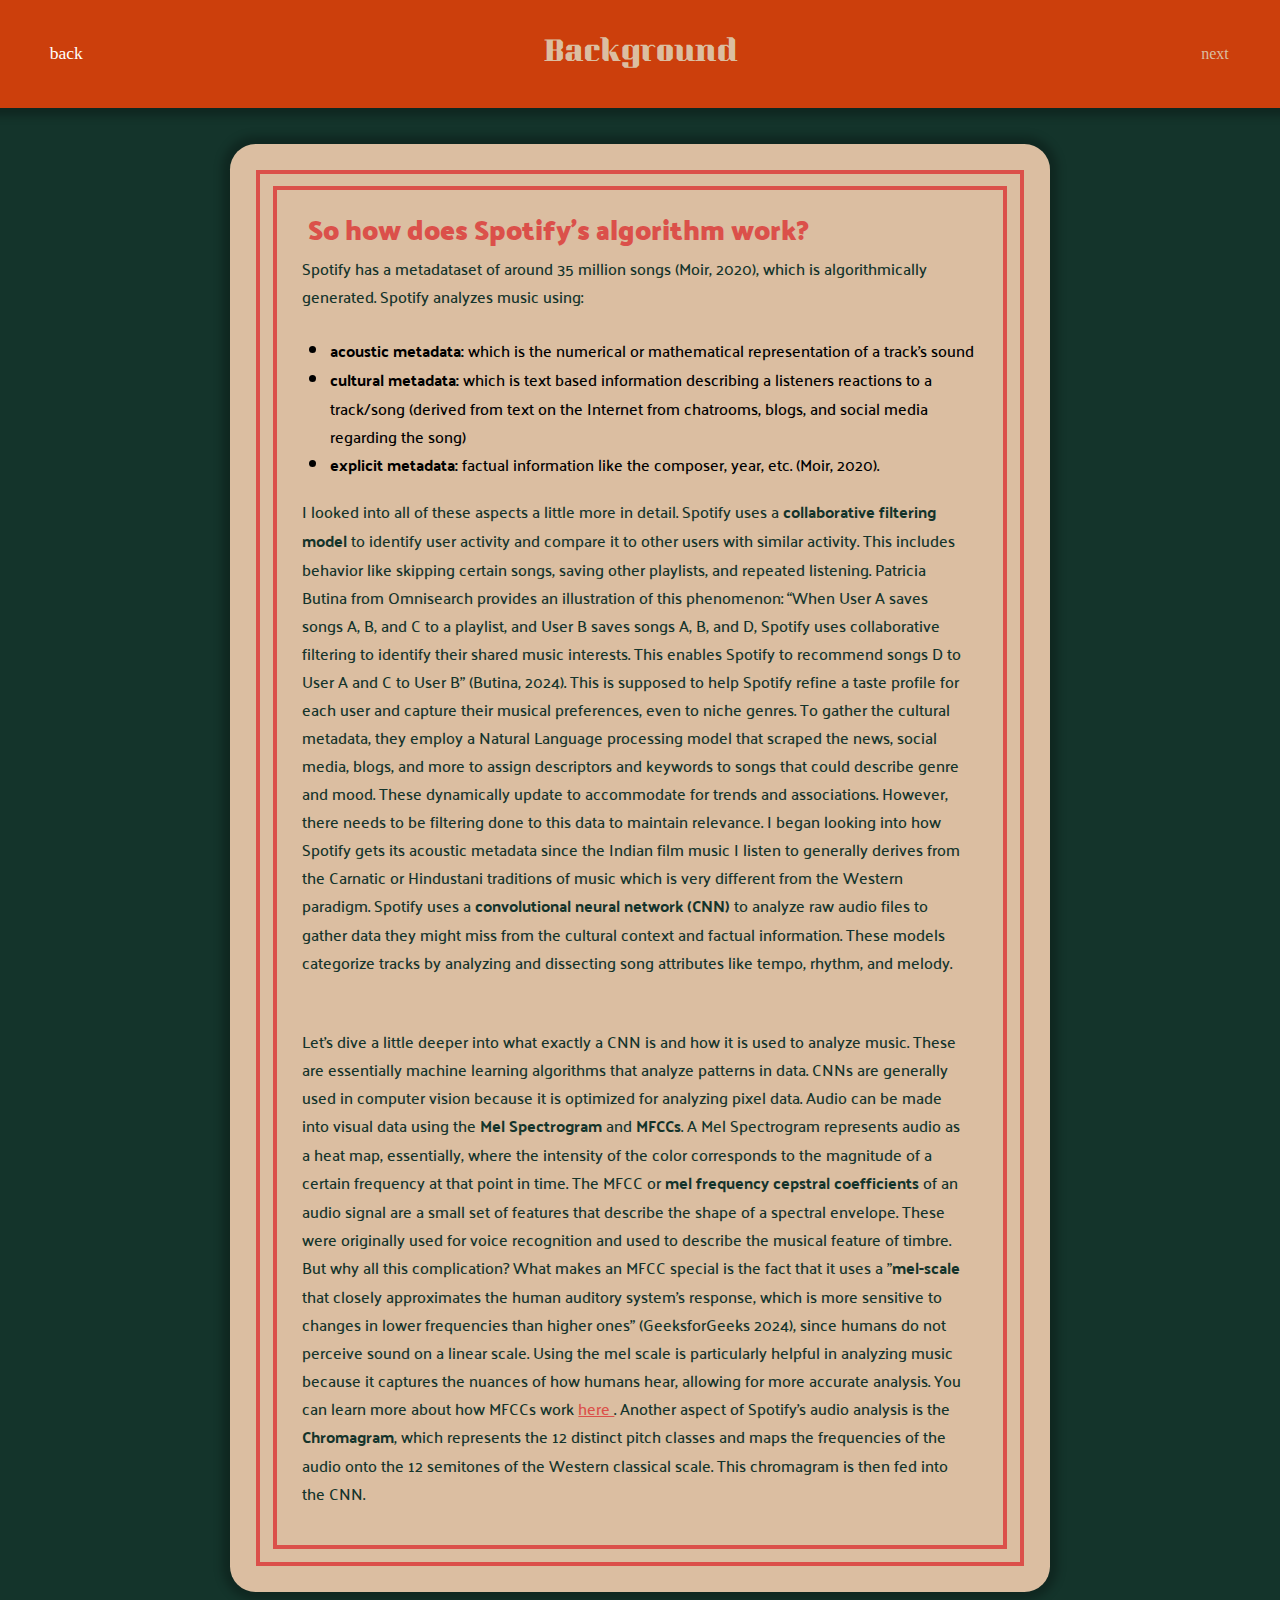
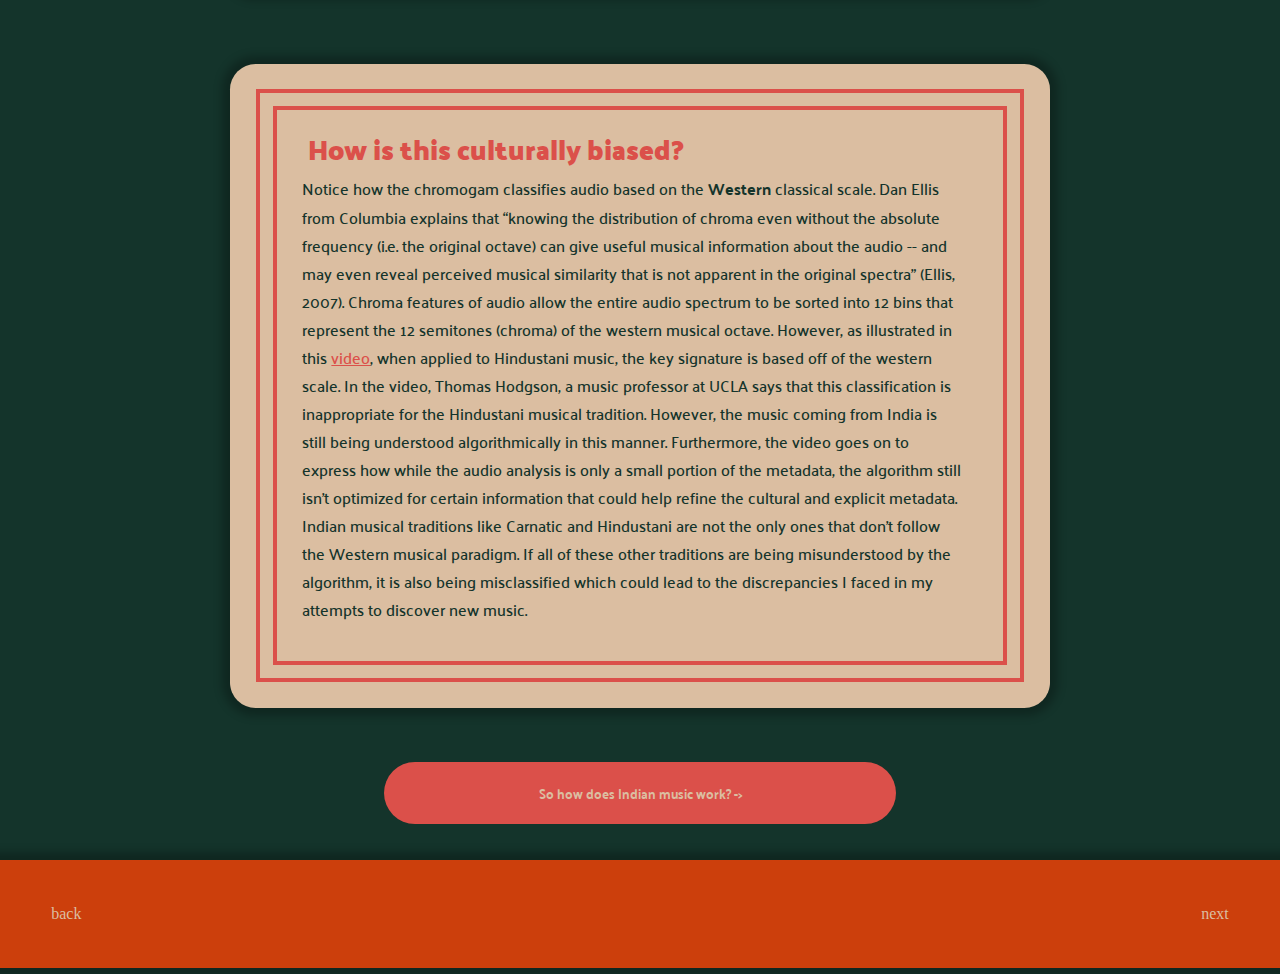
<file: musicAlgorithms.html>
<!DOCTYPE html>
<html lang="en">
  <head>
    <meta charset="UTF-8">
    <meta name="viewport" content="width=device-width, initial-scale=1.0">
    <meta http-equiv="X-UA-Compatible" content="ie=edge">
    <title>Lack of Inclusion in Spotify’s Metadata and its Effects on the Population:</title>
    <link rel="stylesheet" href="style.css">
    <link rel="stylesheet" href="subpgs.css">
    <link rel="preconnect" href="https://fonts.googleapis.com">
    <link rel="preconnect" href="https://fonts.gstatic.com" crossorigin>
    <link href="https://fonts.googleapis.com/css2?family=Kumar+One&family=Palanquin+Dark:wght@400;500;600;700&family=Palanquin:wght@100;200;300;400;500;600;700&display=swap" rel="stylesheet">
    </head>
    <body>
        <div class="banner">
            <a href="bckgrnd.html">
            back
         </a>
         <header>
         Background
         </header>
         <a href="carnatic.html">
             next
         </a>
        </div>
        <div class="info">
            <div class="sariBorder">
                <div class="sariBorder">
                    <content>
                        <h4 class="palanquin-dark-bold">So how does Spotify's algorithm work?</h4>
                        <p class="palanquin-regular">Spotify has a metadataset of around 35 million songs (Moir, 2020), which is algorithmically generated. 
                            Spotify analyzes music using:
                            <ul class="palanquin-regular">
                                <li>
                                    <strong>acoustic metadata:</strong> 
                                    which is the numerical or mathematical representation of a track’s sound
                                </li>
                                <li>
                                    <strong>cultural metadata:</strong> 
                                    which is text based information describing a listeners reactions to a track/song (derived from text on the Internet from chatrooms, blogs, and social media regarding the song)
                                </li>
                                <li>
                                    <strong>explicit metadata:</strong> 
                                    factual information like the composer, year, etc. (Moir, 2020). 
                                </li>
                            </ul>
                            <br>
                           <p class="palanquin-regular"> I looked into all of these aspects a little more in detail. 
                            Spotify uses a <strong>collaborative filtering model</strong> to identify user activity and compare it to other users with similar activity. 
                            This includes behavior like skipping certain songs, saving other playlists, and repeated listening. 
                            Patricia Butina from Omnisearch provides an illustration of this phenomenon: 
                            “When User A saves songs A, B, and C to a playlist, and User B saves songs A, B, and D, Spotify uses collaborative filtering to identify their shared music interests. 
                            This enables Spotify to recommend songs D to User A and C to User B” (Butina, 2024). 
                            This is supposed to help Spotify refine a taste profile for each user and capture their musical preferences, even to niche genres. 
                            To gather the cultural metadata, they employ a Natural Language processing model that scraped the news, social media, blogs, and more to assign descriptors and keywords to songs that could describe genre and mood. 
                            These dynamically update to accommodate for trends and associations. 
                            However, there needs to be filtering done to this data to maintain relevance. 
                            I began looking into how Spotify gets its acoustic metadata since the Indian film music I listen to generally derives from the Carnatic or Hindustani traditions of music which is very different from the Western paradigm. 
                            Spotify uses a <strong>convolutional neural network (CNN)</strong> to analyze raw audio files to gather data they might miss from the cultural context and factual information. 
                            These models categorize tracks by analyzing and dissecting song attributes like tempo, rhythm, and melody. 
                        </p>
                        </p>
                        <p class="palanquin-regular">Let’s dive a little deeper into what exactly a CNN is and how it is used to analyze music. 
                            These are essentially machine learning algorithms that analyze patterns in data. 
                            CNNs are generally used in computer vision because it is optimized for analyzing pixel data. 
                            Audio can be made into visual data using the <strong>Mel Spectrogram </strong>and <strong>MFCCs</strong>. 
                            A Mel Spectrogram represents audio as a heat map, essentially, where the intensity of the color corresponds to the magnitude of a certain frequency at that point in time. 
                            The MFCC or <strong>mel frequency cepstral coefficients</strong> of an audio signal are a small set of features that describe the shape of a spectral envelope. 
                            These were originally used for voice recognition and used to describe the musical feature of timbre. 
                            But why all this complication? 
                            What makes an MFCC special is the fact that it uses a "<strong>mel-scale</strong> that closely approximates the human auditory system's response, which is more sensitive to changes in lower frequencies than higher ones” (GeeksforGeeks 2024), since humans do not perceive sound on a linear scale.
                            Using the mel scale is particularly helpful in analyzing music because it captures the nuances of how humans hear, allowing for more accurate analysis. 
                            You can learn more about how MFCCs work <a href= https://www.geeksforgeeks.org/nlp/mel-frequency-cepstral-coefficients-mfcc-for-speech-recognition target="_blank">here </a>.
                            Another aspect of Spotify’s audio analysis is the <strong>Chromagram</strong>, which represents the 12 distinct pitch classes and maps the frequencies of the audio onto the 12 semitones of the Western classical scale. 
                            This chromagram is then fed into the CNN.</p>
                    </content>
                </div>
            </div>
        </div>
        <div class="info">
            <div class="sariBorder">
                <div class="sariBorder">
                    <content>
                        <h4 class="palanquin-dark-bold">How is this culturally biased?</h4>
                        <p class="palanquin-regular">
                            Notice how the chromogam classifies audio based on the <strong>Western</strong> classical scale. 
                            Dan Ellis from Columbia explains that  “knowing the distribution of chroma even without the absolute frequency (i.e. the original octave) can give useful musical information about the audio -- and may even reveal perceived musical similarity that is not apparent in the original spectra” (Ellis, 2007). 
                            Chroma features of audio allow the entire audio spectrum to be sorted into 12 bins that represent the 12 semitones (chroma) of the western musical octave. 
                            However, as illustrated in this <a href="https://www.youtube.com/watch?v=pGntmcy_HX8" target="_blank">video</a>, when applied to Hindustani music, the key signature is based off of the western scale. 
                            In the video, Thomas Hodgson, a music professor at UCLA says that this classification is inappropriate for the Hindustani musical tradition. 
                            However, the music coming from India is still being understood algorithmically in this manner. 
                            Furthermore, the video goes on to express how while the audio analysis is only a small portion of the metadata, the algorithm still isn’t optimized for certain information that could help refine the cultural and explicit metadata. 
                            Indian musical traditions like Carnatic and Hindustani are not the only ones that don’t follow the Western musical paradigm. 
                            If all of these other traditions are being misunderstood by the algorithm, it is also being misclassified which could lead to the discrepancies I faced in my attempts to discover new music. 
                        </p>
                    </content>
                </div>
            </div>
        </div>
        <button class="palanquin-dark-regular" onclick="location.href='carnatic.html'">So how does Indian music work? -> </button>
        <br>

                
        <div class="banner"> 
            <footer>
                <a href="bckgrnd.html">
                    back
                </a>
                <a href="carnatic.html" >
                    next
                </a>
            </footer>
        </div>
    </body>
</html>
</file>
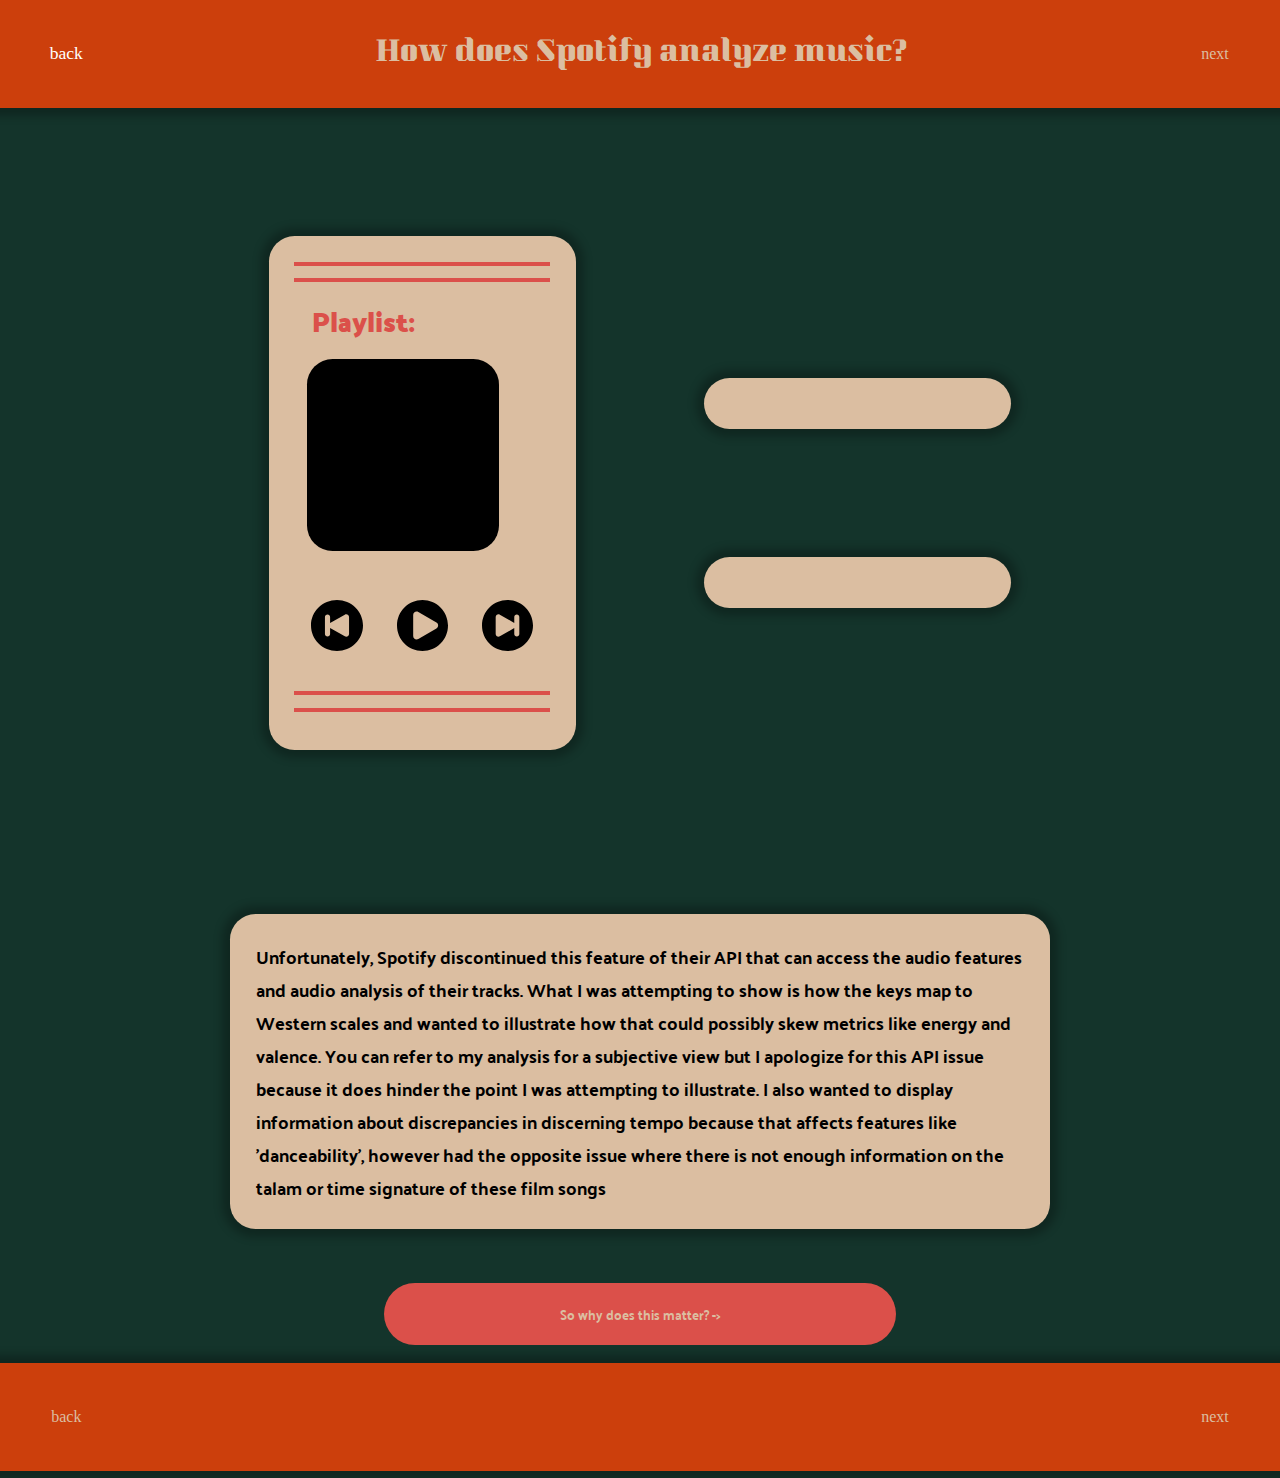
<file: spotifycarnatic.html>
<!DOCTYPE html>
<html lang="en">
  <head>
    <meta charset="UTF-8">
    <meta name="viewport" content="width=device-width, initial-scale=1.0">
    <meta http-equiv="X-UA-Compatible" content="ie=edge">
    <title>Lack of Inclusion in Spotify’s Metadata and its Effects on the Population:</title>
    <link rel="stylesheet" href="style.css">
    <link rel="stylesheet" href="subpgs.css">
    <link rel="stylesheet" href="playlist.css">
    <link rel="preconnect" href="https://fonts.googleapis.com">
    <link rel="preconnect" href="https://fonts.gstatic.com" crossorigin>
    <link href="https://fonts.googleapis.com/css2?family=Kumar+One&family=Palanquin+Dark:wght@400;500;600;700&family=Palanquin:wght@100;200;300;400;500;600;700&display=swap" rel="stylesheet">
</head>
<body>
    <div class="banner">
        <a href="aicarnatic.html">
            back
        </a>
        <header>
            How does Spotify analyze music?
        </header>
        <a href="whyMatters.html">
            next
        </a>
    </div>
    <main>
        <div id= playlist class="playlist_container">
            <div class="playlistsari">
            </div>
            <div class="playlistsari">
            </div>
            <h4 class="palanquin-dark-bold">Playlist:</h4>
            <h4  id= songName class="palanquin-dark-bold"></h4>
            <div id="playlistimg">

            </div>
            <div id="btns">
                <div id="backbtn">
                    <img src="buttons/back.svg">
                </div>
                <div id="pause/play">
                    <img src="buttons/pause.svg">
                </div>
                <div id="frontbtn">
                    <img src="buttons/next.svg">
                </div>
            </div>
            <div class="playlistsari">
            </div>
            <div class="playlistsari">
            </div>
        </div>
        <div>
            <div  id= 'spotify' class="playlist_container">
        </div>
        <div id="myAnalysis" class="playlist_container">
            
        </div>
        </div>
        
    </main>
    <div class="info">
        <h3 class="palanquin-dark-regular">Unfortunately, Spotify discontinued this feature of their API that can access the audio features and audio analysis of their tracks.
            What I was attempting to show is how the keys map to Western scales and wanted to illustrate how that could possibly skew metrics like energy and valence. 
            You can refer to my analysis for a subjective view but I apologize for this API issue because it does hinder the point I was attempting to illustrate.
            I also wanted to display information about discrepancies in discerning tempo because that affects features like 'danceability', however had the opposite issue where there is not enough information on the talam or time signature of these film songs
        </h3>
    </div>
    <button class="palanquin-dark-regular" onclick="location.href='whyMatters.html'">So why does this matter? -> </button>
    <div class="banner"> 
        <footer>
            <a href="aicarnatic.html">
                back
            </a>
            <a href="whyMatters.html" >
                next
            </a>
        </footer>
    </div>
    <script src="spotify.js"></script>
</body>
    </html>
</file>
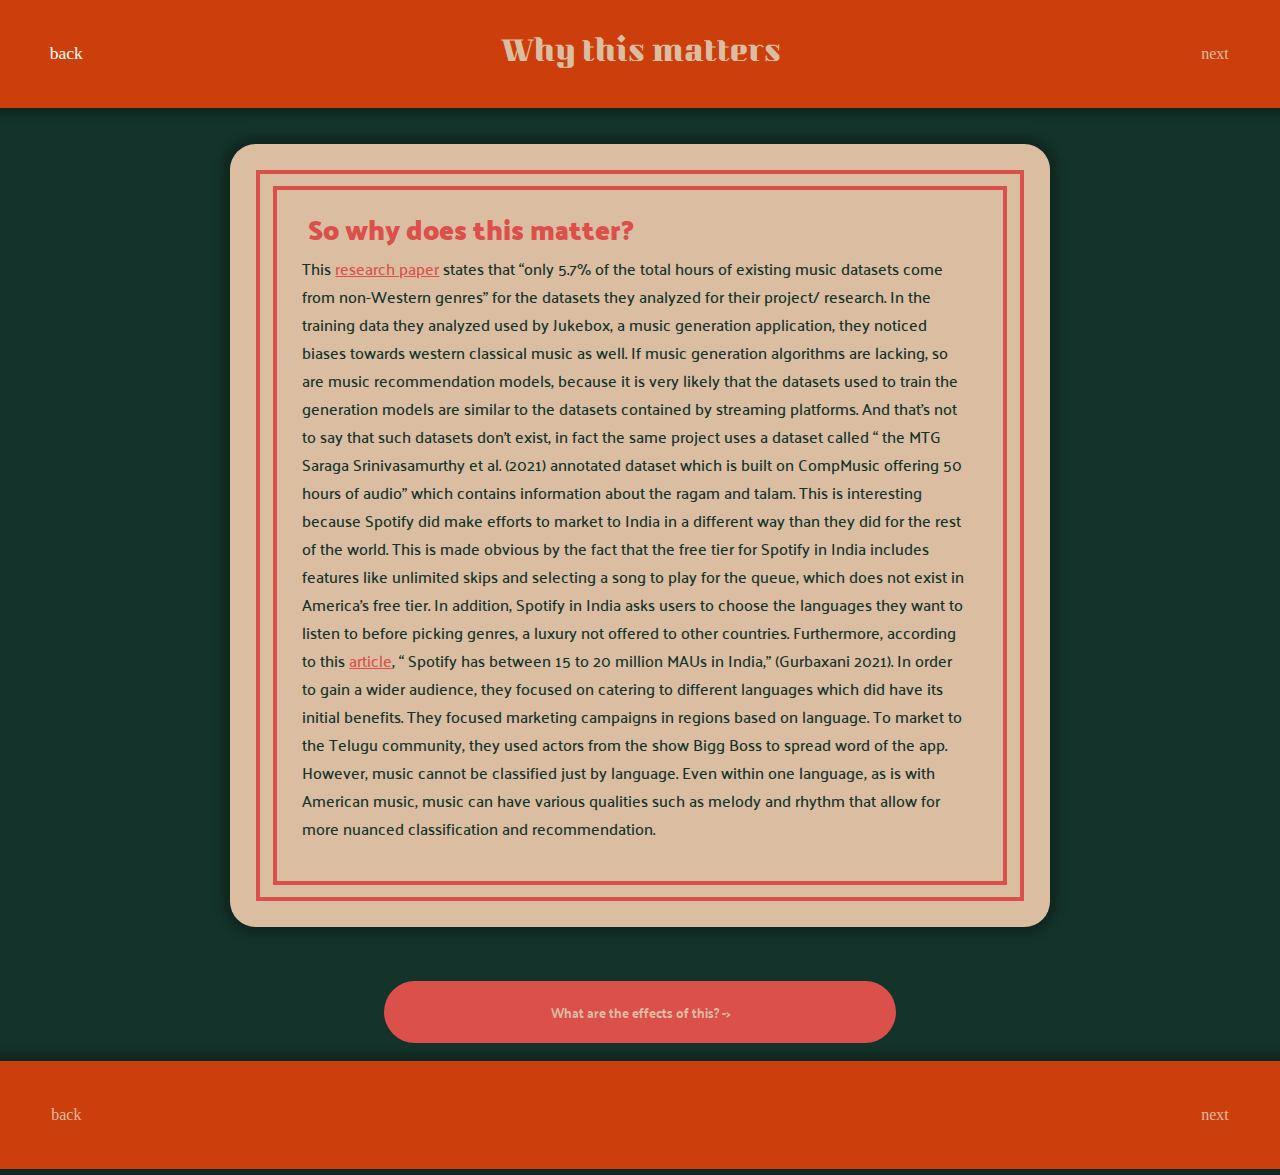
<file: whyMatters.html>
<!DOCTYPE html>
<html lang="en">
  <head>
    <meta charset="UTF-8">
    <meta name="viewport" content="width=device-width, initial-scale=1.0">
    <meta http-equiv="X-UA-Compatible" content="ie=edge">
    <title>Lack of Inclusion in Spotify’s Metadata and its Effects on the Population:</title>
    <link rel="stylesheet" href="style.css">
    <link rel="stylesheet" href="subpgs.css">
    <link rel="preconnect" href="https://fonts.googleapis.com">
    <link rel="preconnect" href="https://fonts.gstatic.com" crossorigin>
    <link href="https://fonts.googleapis.com/css2?family=Kumar+One&family=Palanquin+Dark:wght@400;500;600;700&family=Palanquin:wght@100;200;300;400;500;600;700&display=swap" rel="stylesheet">
    </head>
    <body>
        <div class="banner">
            <a href="bckgrnd.html">
            back
         </a>
         <header>
         Why this matters
         </header>
         <a href="carnatic.html">
             next
         </a>
        </div>
        <div class="info">
            <div class="sariBorder">
                <div class="sariBorder">
                    <content>
                        <h4 class="palanquin-dark-bold">So why does this matter?</h4>
                        <p class="palanquin-regular">
                            This <a href='https://arxiv.org/html/2502.07328v1' target="_blank">research paper</a> states that “only 5.7% of the total hours of existing music datasets come from non-Western genres” for the datasets they analyzed for their project/ research. 
                            In the training data they analyzed used by Jukebox, a music generation application, they noticed biases towards western classical music as well. 
                            If music generation algorithms are lacking, so are music recommendation models, because it is very likely that the datasets used to train the generation models are similar to the datasets contained by streaming platforms. 
                            And that’s not to say that such datasets don’t exist, in fact the same project uses a dataset called “ the MTG Saraga Srinivasamurthy et al. (2021) annotated dataset which is built on CompMusic offering 50 hours of audio” which contains information about the ragam and talam. 
                            This is interesting because Spotify did make efforts to market to India in a different way than they did for the rest of the world. 
                            This is made obvious by the fact that the free tier for Spotify in India includes features like unlimited skips and selecting a song to play for the queue, which does not exist in America’s free tier. 
                            In addition, Spotify in India asks users to choose the languages they want to listen to before picking genres, a luxury not offered to other countries. 
                            Furthermore, according to this <a href='https://musically.com/2021/04/07/spotifys-six-point-strategy-for-cracking-india' target="_blank">article</a>, “ Spotify has between 15 to 20 million MAUs in India,” (Gurbaxani 2021). 
                            In order to gain a wider audience, they focused on catering to different languages which did have its initial benefits. 
                            They focused marketing campaigns in regions based on language. 
                            To market to the Telugu community, they used actors from the show Bigg Boss to spread word of the app. 
                            However, music cannot be classified just by language. Even within one language, as is with American music, music can have various qualities such as melody and rhythm that allow for more nuanced classification and recommendation. 
                        </p>
                    </content>
                </div>
            </div>
        </div>
        <button id="firstpg" class="palanquin-dark-regular" onclick="location.href='effects.html'" target="_blank"> What are the effects of this? -> </button>
        <div class="banner"> 
            <footer>
                <a href="spotifycarnatic.html">
                    back
                </a>
                <a href="effects.html" >
                    next
                </a>
            </footer>
        </div>
    </body>
</html>
</file>
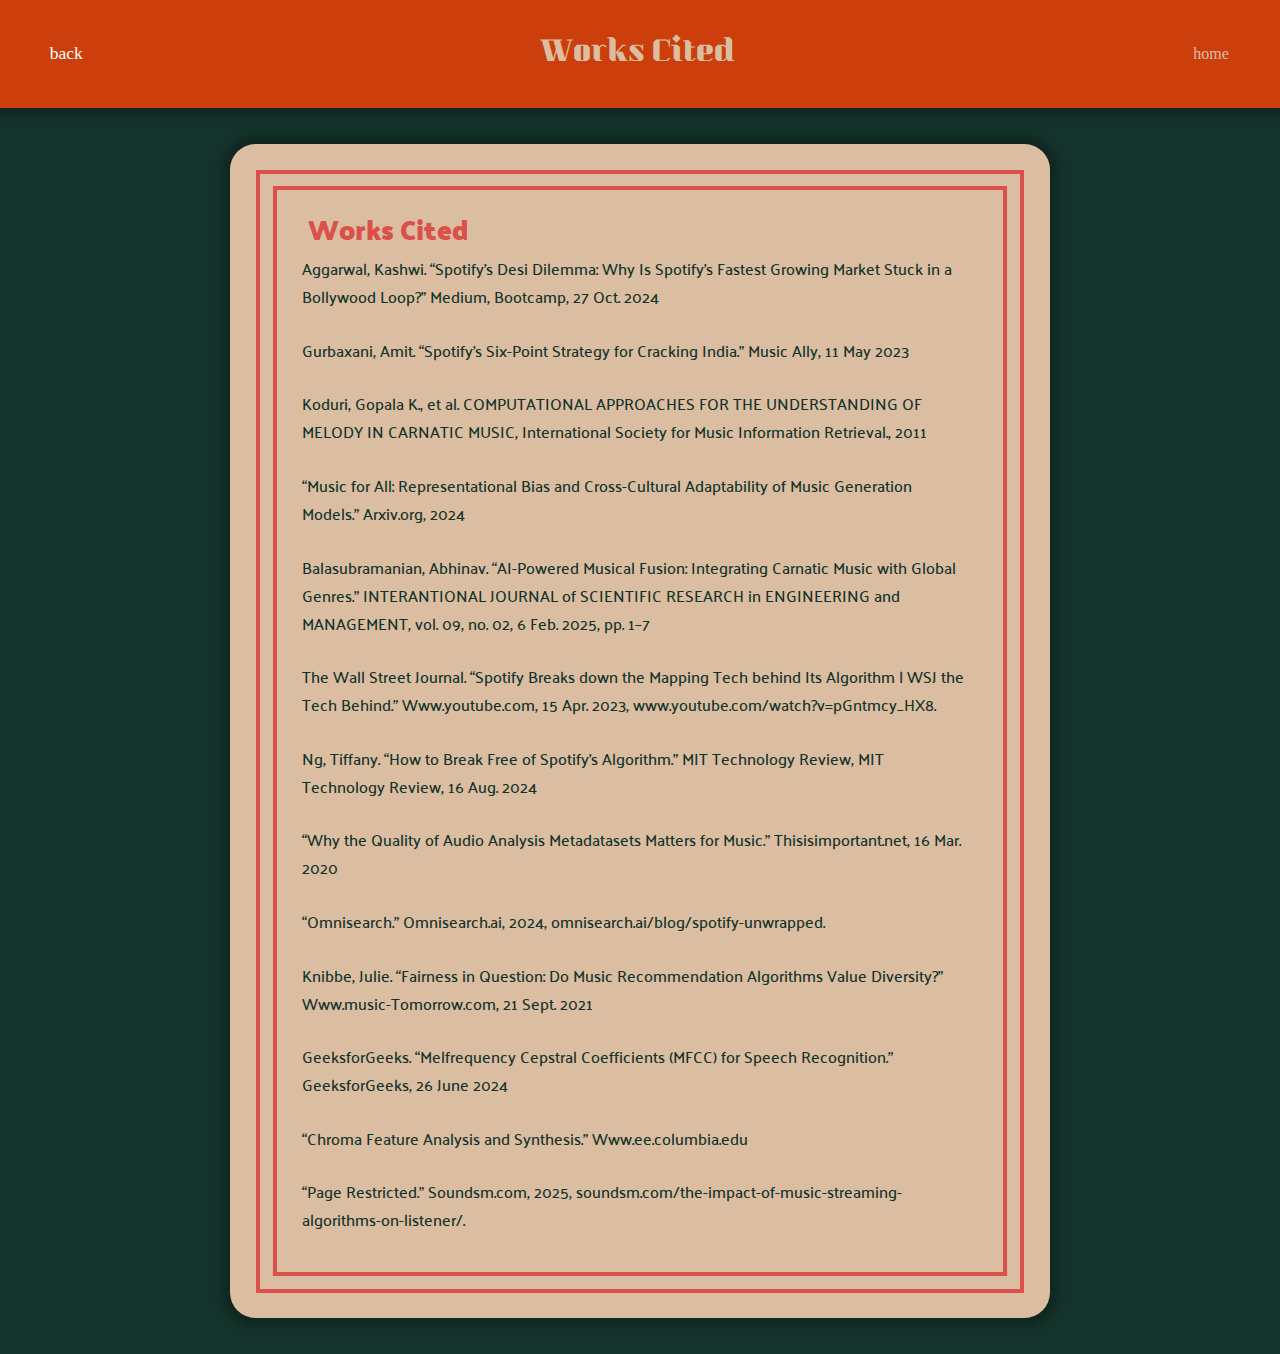
<file: worksCited.html>
<!DOCTYPE html>
<html lang="en">
  <head>
    <meta charset="UTF-8">
    <meta name="viewport" content="width=device-width, initial-scale=1.0">
    <meta http-equiv="X-UA-Compatible" content="ie=edge">
    <title>Lack of Inclusion in Spotify’s Metadata and its Effects on the Population:</title>
    <link rel="stylesheet" href="style.css">
    <link rel="stylesheet" href="subpgs.css">
    <link rel="preconnect" href="https://fonts.googleapis.com">
    <link rel="preconnect" href="https://fonts.gstatic.com" crossorigin>
    <link href="https://fonts.googleapis.com/css2?family=Kumar+One&family=Palanquin+Dark:wght@400;500;600;700&family=Palanquin:wght@100;200;300;400;500;600;700&display=swap" rel="stylesheet">
    </head>
    <body>
        <div class="banner">
            <a href="conclusion.html">
            back
         </a>
         <header>
         Works Cited
         </header>
         <a href="index.html">
             home
         </a>
        </div>
        <div class="info">
            <div class="sariBorder">
                <div class="sariBorder">
                    <content>
                        <h4 class="palanquin-dark-bold"> Works Cited</h4>
                        <p class="palanquin-regular">
                            Aggarwal, Kashwi. “Spotify’s Desi Dilemma: Why Is Spotify’s Fastest Growing Market Stuck in a Bollywood Loop?” Medium, Bootcamp, 27 Oct. 2024
                        </p>
                        <p class="palanquin-regular">
                           Gurbaxani, Amit. “Spotify’s Six-Point Strategy for Cracking India.” Music Ally, 11 May 2023
                        </p>
                        <p class="palanquin-regular">
                           Koduri, Gopala K., et al. COMPUTATIONAL APPROACHES FOR THE UNDERSTANDING OF MELODY IN CARNATIC MUSIC, International Society for Music Information Retrieval., 2011
                        </p>
                        <p class="palanquin-regular">
                           “Music for All: Representational Bias and Cross-Cultural Adaptability of Music Generation Models.” Arxiv.org, 2024
                        </p>
                        <p class="palanquin-regular">
                           Balasubramanian, Abhinav. “AI-Powered Musical Fusion: Integrating Carnatic Music with Global Genres.” INTERANTIONAL JOURNAL of SCIENTIFIC RESEARCH in ENGINEERING and MANAGEMENT, vol. 09, no. 02, 6 Feb. 2025, pp. 1–7
                        </p>
                        <p class="palanquin-regular">
                            The Wall Street Journal. “Spotify Breaks down the Mapping Tech behind Its Algorithm | WSJ the Tech Behind.” Www.youtube.com, 15 Apr. 2023, www.youtube.com/watch?v=pGntmcy_HX8.
                        </p>
                        <p class="palanquin-regular">
                           Ng, Tiffany. “How to Break Free of Spotify’s Algorithm.” MIT Technology Review, MIT Technology Review, 16 Aug. 2024
                        </p>
                        <p class="palanquin-regular">
                           “Why the Quality of Audio Analysis Metadatasets Matters for Music.” Thisisimportant.net, 16 Mar. 2020
                        </p>
                        <p class="palanquin-regular">
                          “Omnisearch.” Omnisearch.ai, 2024, omnisearch.ai/blog/spotify-unwrapped.
                        </p>
                        <p class="palanquin-regular">
                          Knibbe, Julie. “Fairness in Question: Do Music Recommendation Algorithms Value Diversity?” Www.music-Tomorrow.com, 21 Sept. 2021
                        </p>
                        <p class="palanquin-regular">
                            GeeksforGeeks. “Melfrequency Cepstral Coefficients (MFCC) for Speech Recognition.” GeeksforGeeks, 26 June 2024
                        </p>
                        <p class="palanquin-regular">
                            “Chroma Feature Analysis and Synthesis.” Www.ee.columbia.edu
                        </p>
                        <p class="palanquin-regular">
                            “Page Restricted.” Soundsm.com, 2025, soundsm.com/the-impact-of-music-streaming-algorithms-on-listener/.
                        </p>
                    </content>
                </div>
            </div>
        </div>
    </body>
</html>
</file>
<file: style.css>
html{
    background-color: #14342B;
    
}
.palanquin-dark-regular {
    font-family: "Palanquin Dark", sans-serif;
    font-weight: 400;
    font-style: normal;
}
.palanquin-dark-bold {
    font-family: "Palanquin Dark", sans-serif;
    font-weight: 700;
    font-style: normal;
}
.palanquin-regular {
    font-family: "Palanquin", sans-serif;
    font-weight: 500;
    font-style: normal;
}  
  
body{
    display:flex;
    justify-content: center;
    align-items: center;
}
#cover{
    background-color: #DBBEA1;
    padding:2vw;
    margin: 10vh;
    border-radius: 1vw;
    box-shadow: 0px 0px 8px 8px rgba(0, 0, 0, 0.250);
    width: 50vw;
}
.sariBorder{
    display: flex;
    flex-direction: column;
    padding: 1vw;
    border: 4px solid #DB504A;
}
.coverpg{
    margin: 2vw;
    text-align: center;
}
header{
    font-family: Kumar One;
    font-size: 3vh ;
}
h3{
    font-size: 2vh;
}
button{
    border: None;
    padding:2vh;
    margin: 2vh;
    background-color: #DB504A;
    color:#DBBEA1;
    border-radius: 32vw;
    cursor: pointer;
}
button:hover{
    scale: 1.1;
    background-color:#ed6965
}
</file>
<file: subpgs.css>
*{
    margin:0px;
}
body{
    display: flex;
    flex-direction: column;
}
.banner{
    background-color: #CC3F0C;
    display: flex;
    justify-content: space-between;
    align-items: center;
    height: 12vh;
    width: 100%;
    box-shadow: 0px 0px 8px 8px rgba(0, 0, 0, 0.250);
    color:#DBBEA1;
    padding-left: 4vw;
    padding-right: 4vw;
}
main{
    display: flex;
    flex-direction: column;
    justify-content: center;
    align-items: center;
}
.info{
    background-color: #DBBEA1;
    padding:2vw;
    margin:4vh;
    border-radius: 2vw;
    width: 60vw ;
    box-shadow: 0px 0px 8px 8px rgba(0, 0, 0, 0.250);
}
content{
    width:100%;
    display: flex;
    flex-wrap: wrap;
}
.banner a{
    text-decoration: None;
    padding: 4vw;
    color:#DBBEA1
}
.banner a:hover{
    scale: 1.1;
    color:white;
}
footer{
    display: flex;
    width:100%;
    justify-content: space-between;
}
h4{
    color:#DB504A;
    font-size: 3vh;
    margin-left: 2vh
}
p{
    margin: 0vw 2vw 2vw 1vw;
    color: #14342B;
}
button{
    width:40%;
    align-self: center;
}
a{
    color:#DB504A;
}
a:hover{
    color:#CC3F0C;
}
#carnatic1{
    width: 100%;
    display: flex;
    flex-direction: row;
    justify-content: space-around;
}
.imgcontainer{
    width:60vw;
    display: flex;
    flex-direction: row;
    justify-content: space-around;
    flex-wrap: wrap;
    justify-self: center;
}
.imgcontainer img{
    width: 25vh;
    max-width: 25vh;
    height: auto;
}
</file>
<file: playlist.css>
main{
    display: flex;
    flex-direction: row;
    justify-content: space-around;
}
.playlist_container{
    background-color: #DBBEA1;
    display: flex;
    flex-direction: column;
    padding:2vw;
    width: 20vw;
    margin: 10vw 5vw 10vw 5vw;
    border-radius: 2vw;
    box-shadow: 0px 0px 8px 8px rgba(0, 0, 0, 0.250);
}
.playlistsari{
    display: flex;
    padding-bottom: 1vw;
    width: 100%;
    border-top: 4px solid #DB504A;
}
#playlistimg{
    justify-self: center;
    background-color: black;
    width:15vw;
    height:15vw;
    margin: 1vw;
    border-radius: 2vw;
}
#btns{
    display: flex;
    flex-direction: row;
    justify-content: space-around;
    margin-top: 4vh;
    margin-bottom: 4vh;
}
img{
    width: 4vw;
}
img:hover{
    scale:1.1;
    cursor: pointer;
}
</file>
